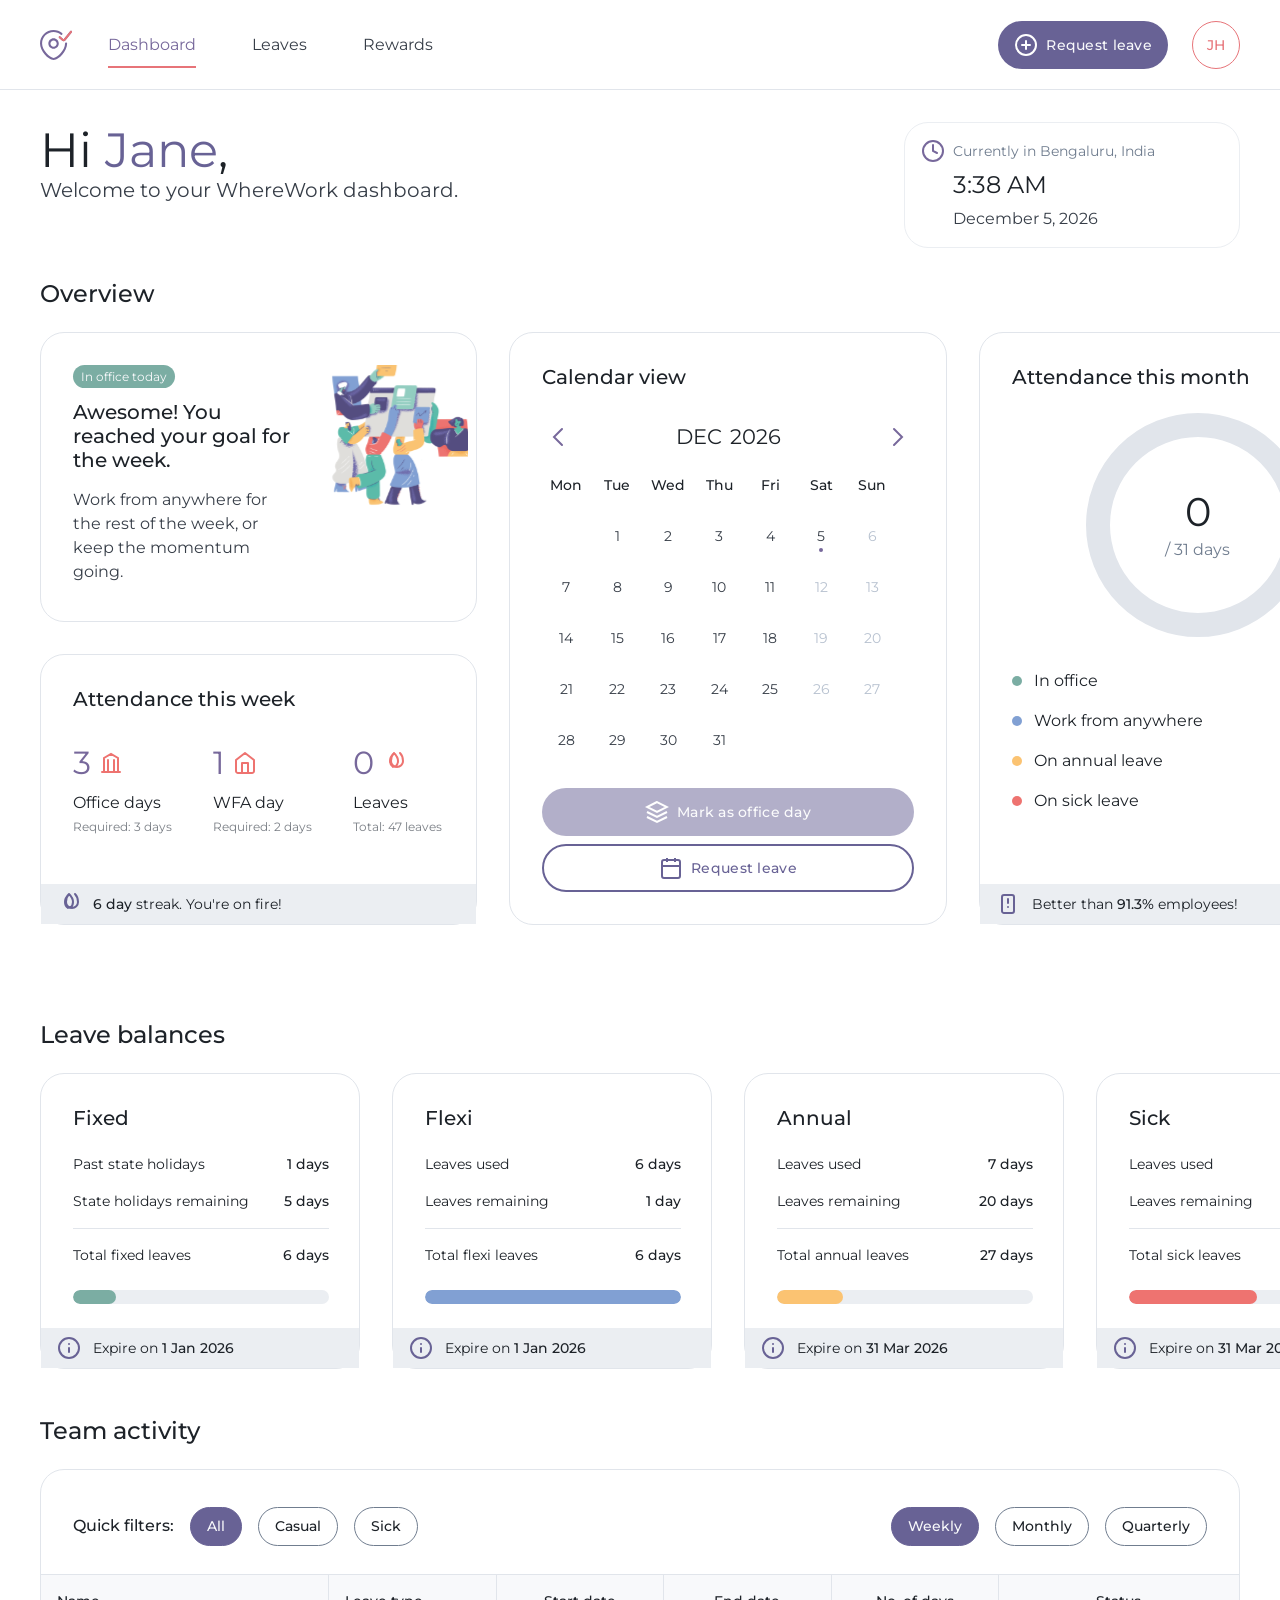
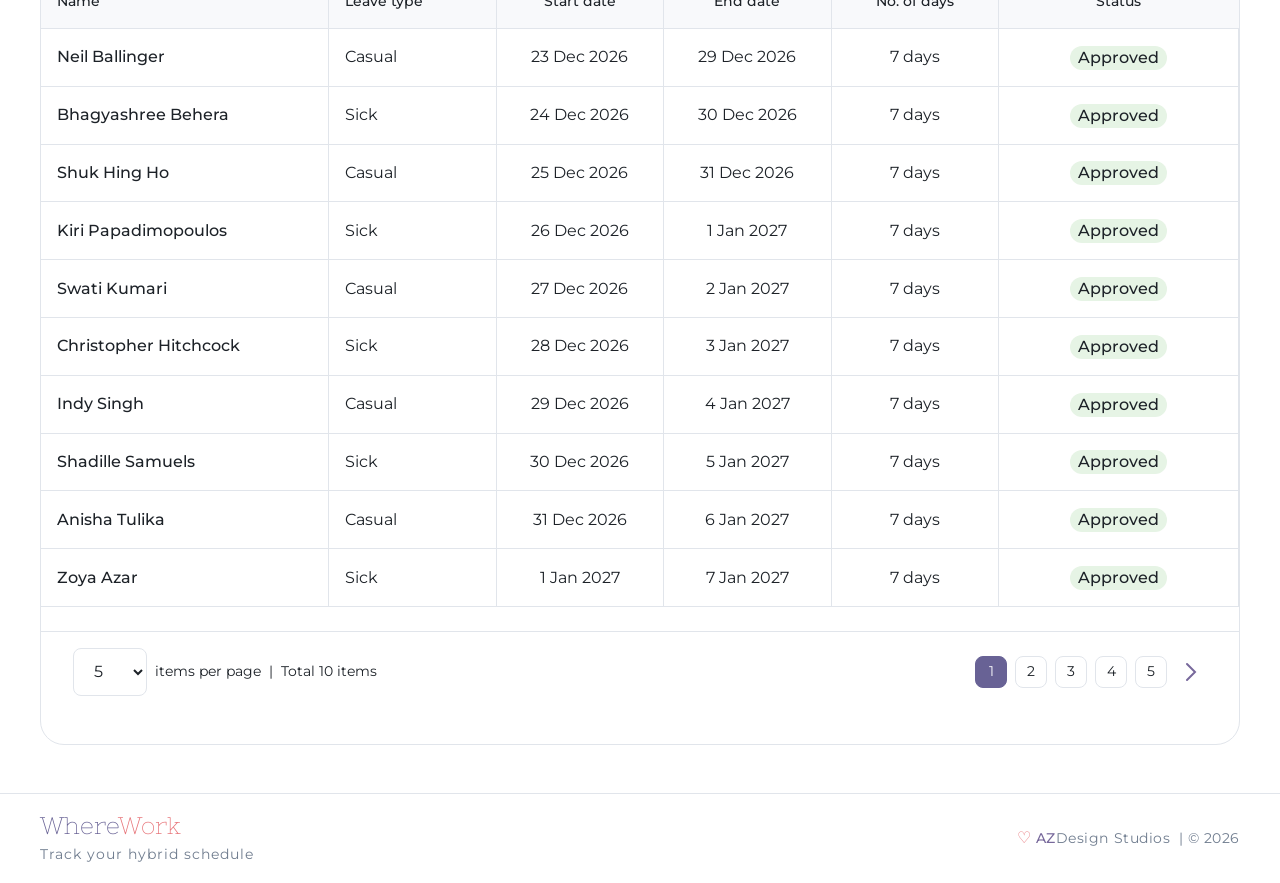
<file: index.html>
<!DOCTYPE html>
<html lang="en">
<head>
  <meta charset="UTF-8">
  <meta name="viewport" content="width=device-width, initial-scale=1.0">
  <title>WhereWork - Redirecting...</title>
  <meta http-equiv="refresh" content="0; url=dashboard.html">
  <script>
    window.location.href = 'dashboard.html';
  </script>
</head>
<body>
  <p>Redirecting to <a href="dashboard.html">Dashboard</a>...</p>
</body>
</html>
</file>
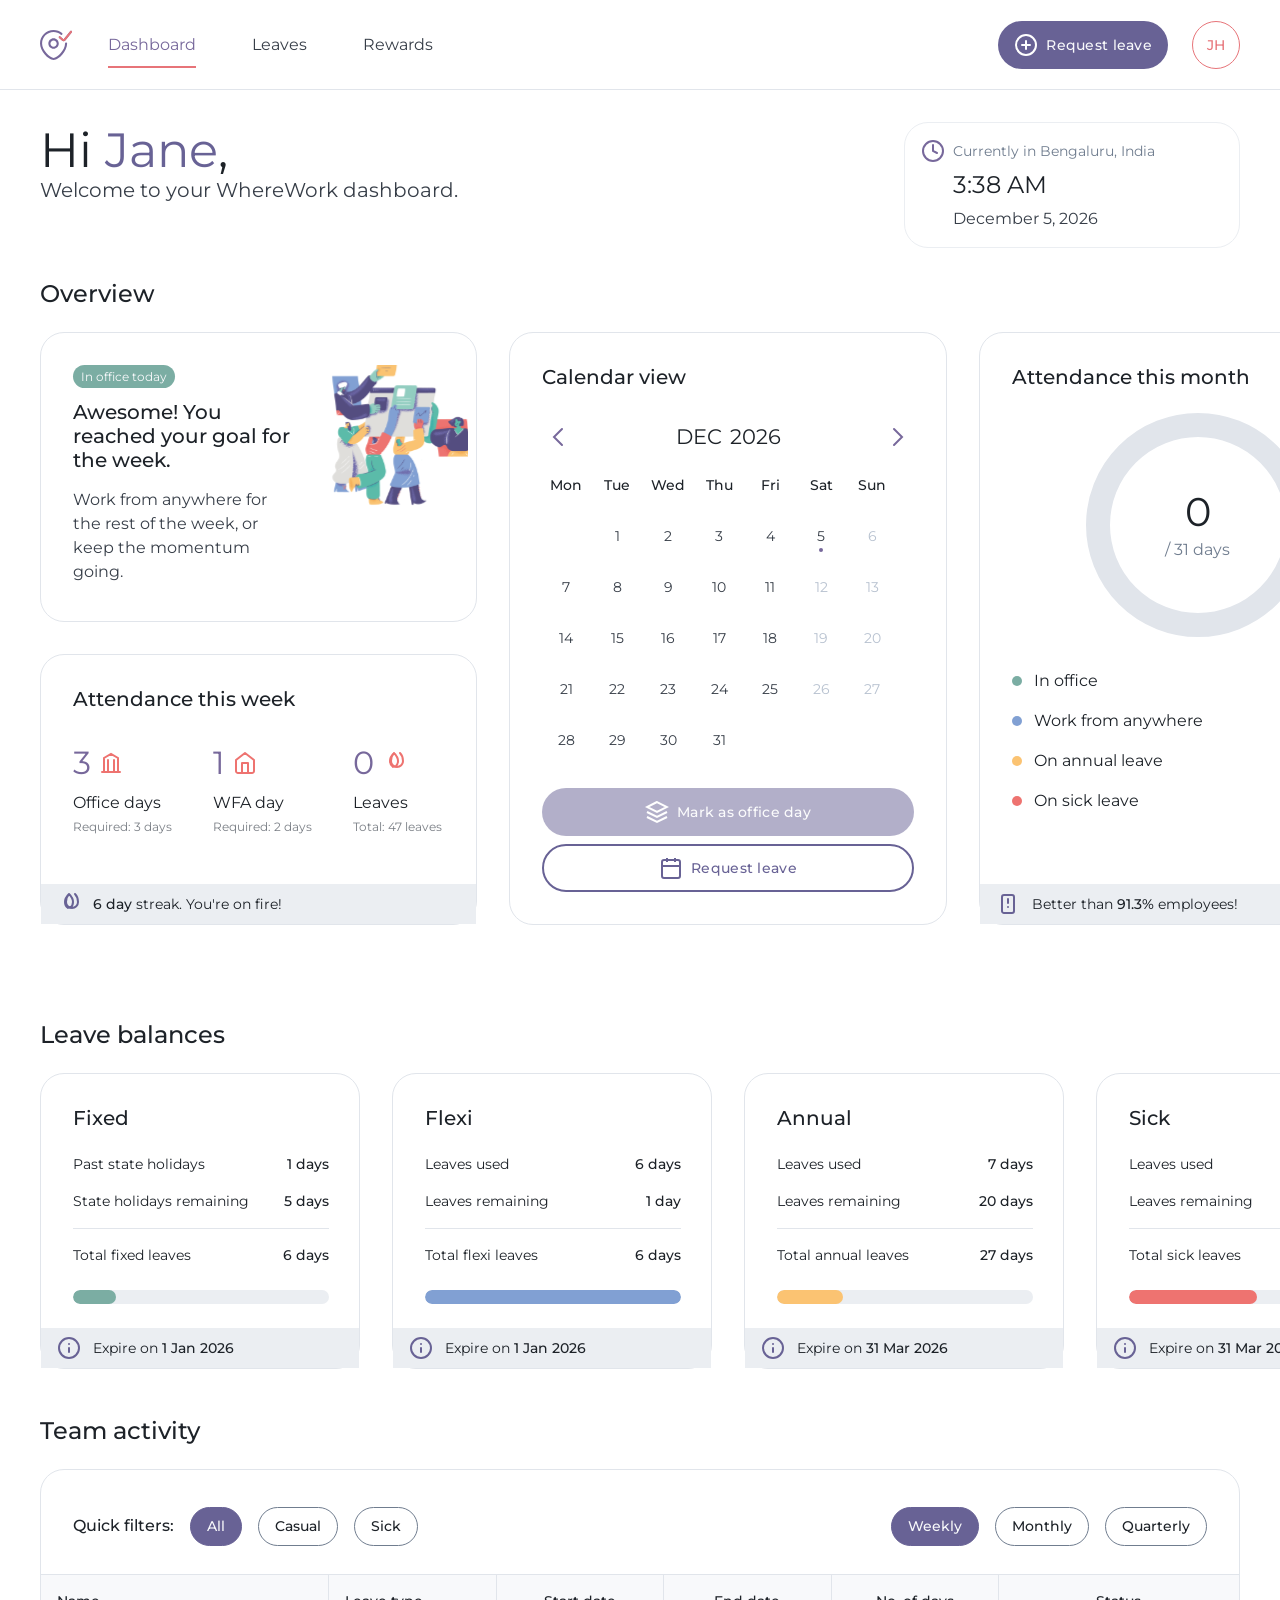
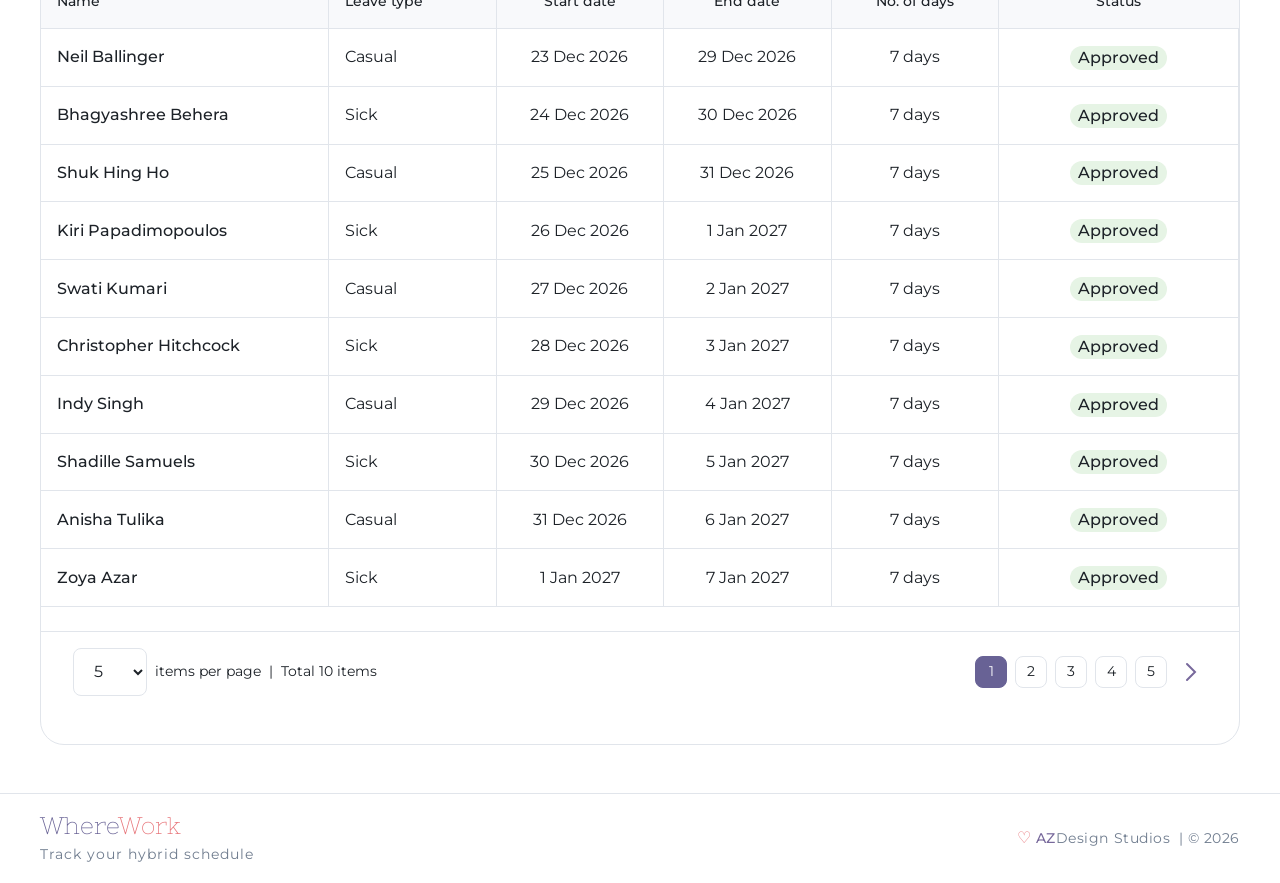
<file: dashboard.html>
<!DOCTYPE html>
<html lang="en">
<head>
  <meta charset="UTF-8">
  <meta name="viewport" content="width=device-width, initial-scale=1.0">
  <title>WhereWork - Dashboard</title>
  <link rel="preconnect" href="https://fonts.googleapis.com">
  <link rel="preconnect" href="https://fonts.gstatic.com" crossorigin>
  <link href="https://fonts.googleapis.com/css2?family=Montserrat:wght@400;500;600&family=Nixie+One&display=swap" rel="stylesheet">
  <link rel="stylesheet" href="css/reset.css">
  <link rel="stylesheet" href="css/variables.css">
  <link rel="stylesheet" href="css/components.css">
  <link rel="stylesheet" href="css/dashboard.css">
</head>
<body>
  <!-- Dashboard Screen - Root Container -->
  <div class="dashboard-screen">
    
    <!-- Top Navigation -->
    <nav class="top-navigation">
      <div class="nav-left">
        <div class="logo">
          <img src="images/Logo.svg" alt="WhereWork Logo" width="32" height="30">
        </div>
        <div class="nav-tabs">
          <a href="dashboard.html" class="nav-tab active">
            <span>Dashboard</span>
          </a>
          <a href="leaves.html" class="nav-tab">
            <span>Leaves</span>
          </a>
          <a href="rewards.html" class="nav-tab">
            <span>Rewards</span>
          </a>
        </div>
      </div>
      <div class="nav-right">
        <button class="btn-request-leave" id="requestLeaveBtn">
          <svg width="24" height="24" viewBox="0 0 24 24" fill="none">
            <circle cx="12" cy="12" r="10" stroke="white" stroke-width="2"/>
            <path d="M12 8V16M8 12H16" stroke="white" stroke-width="2" stroke-linecap="round"/>
          </svg>
          <span>Request leave</span>
        </button>
        <div class="avatar">
          <span>JH</span>
        </div>
      </div>
    </nav>

    <!-- Main Content -->
    <main class="main-content">
      
      <!-- Page Header: Greeting Section -->
      <section class="page-header">
        <div class="page-header-content">
          <div class="page-header-left">
            <h1 class="page-title">
              Hi <span class="name-highlight">Jane</span>,
            </h1>
            <p class="page-subtitle">
              Welcome to your WhereWork dashboard.
            </p>
          </div>
          <div class="page-header-right">
            <!-- Time / Location Card -->
            <div class="time-location-card">
              <div class="time-location-header">
                <svg width="24" height="24" viewBox="0 0 24 24" fill="none">
                  <circle cx="12" cy="12" r="10" stroke="#77689B" stroke-width="2"/>
                  <path d="M12 6V12L16 14" stroke="#77689B" stroke-width="2" stroke-linecap="round"/>
                </svg>
                <span>Currently in Bengaluru, India</span>
              </div>
              <div class="time-location-body">
                <div class="time">10:00 AM</div>
                <div class="date">5 January 2026</div>
              </div>
            </div>
          </div>
        </div>
      </section>

      <!-- Overview Section -->
      <section class="overview-section">
        <h2 class="section-title">Overview</h2>
        <div class="overview-container">
          
          <!-- Left Column: Two stacked cards -->
          <div class="overview-left-column">
            
            <!-- Top Card: "In office today" -->
            <div class="card status-card">
              <div class="status-card-content">
                <div class="status-badge">
                  <span>In office today</span>
                </div>
                <div class="status-text-content">
                  <h3 class="status-title">
                    Awesome! You reached your goal for the week.
                  </h3>
                  <p class="status-text">
                    Work from anywhere for the rest of the week, or keep the momentum going.
                  </p>
                </div>
              </div>
              <div class="status-illustration">
  <img src="images/Graphics.svg" alt="Illustration" width="186" height="184">
</div>
            </div>

            <!-- Bottom Card: "Attendance this week" -->
            <div class="card attendance-week-card">
              <div class="attendance-week-card-content">
                <h3 class="card-title">Attendance this week</h3>
                <div class="attendance-week-stats">
                  <div class="attendance-week-stat-item">
                    <div class="attendance-week-stat-header">
                      <span class="attendance-week-stat-value">3</span>
                      <svg width="24" height="24" viewBox="0 0 24 24" fill="none">
                        <path d="M3 21H21M5 21V7L12 3L19 7V21M9 9V21M15 9V21" stroke="#EE7370" stroke-width="2" stroke-linecap="round"/>
                      </svg>
                    </div>
                    <div class="attendance-week-stat-details">
                      <p class="attendance-week-stat-label">Office days</p>
                      <p class="attendance-week-stat-sublabel">Required: 3 days</p>
                    </div>
                  </div>
                  <div class="attendance-week-stat-item">
                    <div class="attendance-week-stat-header">
                      <span class="attendance-week-stat-value">1</span>
                      <svg width="24" height="24" viewBox="0 0 24 24" fill="none">
                        <path d="M3 9L12 2L21 9V20C21 20.5304 20.7893 21.0391 20.4142 21.4142C20.0391 21.7893 19.5304 22 19 22H5C4.46957 22 3.96086 21.7893 3.58579 21.4142C3.21071 21.0391 3 20.5304 3 20V9Z" stroke="#EE7370" stroke-width="2" stroke-linecap="round" stroke-linejoin="round"/>
                        <path d="M9 22V12H15V22" stroke="#EE7370" stroke-width="2" stroke-linecap="round" stroke-linejoin="round"/>
                      </svg>
                    </div>
                    <div class="attendance-week-stat-details">
                      <p class="attendance-week-stat-label">WFA day</p>
                      <p class="attendance-week-stat-sublabel">Required: 2 days</p>
                    </div>
                  </div>
                  <div class="attendance-week-stat-item">
                    <div class="attendance-week-stat-header">
                      <span class="attendance-week-stat-value">0</span>
                      <svg width="24" height="24" viewBox="0 0 24 24" fill="none">
                        <path d="M12 2C12 2 16 6 16 10C16 14 13 16 13 16M12 2C12 2 8 6 8 10C8 14 11 16 11 16M12 2C10 4 9 7 9 10C9 13.314 11.686 16 15 16C18.314 16 21 13.314 21 10C21 7 20 4 18 2" stroke="#EE7370" stroke-width="2" stroke-linecap="round"/>
                      </svg>
                    </div>
                    <div class="attendance-week-stat-details">
                      <p class="attendance-week-stat-label">Leaves</p>
                      <p class="attendance-week-stat-sublabel">Total: 47 leaves</p>
                    </div>
                  </div>
                </div>
              </div>
              <div class="attendance-week-footer">
                <svg width="24" height="24" viewBox="0 0 24 24" fill="none">
                  <path d="M12 2C12 2 16 6 16 10C16 14 13 16 13 16M12 2C12 2 8 6 8 10C8 14 11 16 11 16M12 2C10 4 9 7 9 10C9 13.314 11.686 16 15 16C18.314 16 21 13.314 21 10C21 7 20 4 18 2" stroke="#686295" stroke-width="2" stroke-linecap="round"/>
                </svg>
                <span>
                  <strong>6 day</strong> streak. You're on fire!
                </span>
              </div>
            </div>
          </div>

          <!-- Middle Card: Calendar View -->
          <div class="card calendar-card">
            <h3 class="card-title">Calendar view</h3>
            <div class="calendar-container">
              <div class="calendar-wrapper">
                <div class="calendar">
                  <div class="calendar-header-nav">
                    <button class="calendar-nav-btn prev">
                      <svg width="32" height="32" viewBox="0 0 32 32" fill="none">
                        <path d="M20 24L12 16L20 8" stroke="#77689B" stroke-width="2" stroke-linecap="round"/>
                      </svg>
                    </button>
                    <div class="calendar-month-year">
                      <span class="calendar-month-text">JAN</span>
                      <span class="calendar-year-text">2026</span>
                    </div>
                    <button class="calendar-nav-btn next">
                      <svg width="32" height="32" viewBox="0 0 32 32" fill="none">
                        <path d="M12 24L20 16L12 8" stroke="#77689B" stroke-width="2" stroke-linecap="round"/>
                      </svg>
                    </button>
                  </div>
                  <div class="calendar-grid-container">
                    <div class="calendar-weekdays">
                      <div class="calendar-day-header"><span>Mon</span></div>
                      <div class="calendar-day-header"><span>Tue</span></div>
                      <div class="calendar-day-header"><span>Wed</span></div>
                      <div class="calendar-day-header"><span>Thu</span></div>
                      <div class="calendar-day-header"><span>Fri</span></div>
                      <div class="calendar-day-header"><span>Sat</span></div>
                      <div class="calendar-day-header"><span>Sun</span></div>
                    </div>
                    <div class="calendar-days-grid">
                      <div class="calendar-day-empty"></div>
                      <div class="calendar-day-empty"></div>
                      <div class="calendar-day-empty"></div>
                      <div class="calendar-day marked">
                        <span>1</span>
                        <div class="calendar-day-circle"></div>
                      </div>
                      <div class="calendar-day marked">
                        <span>2</span>
                        <div class="calendar-day-circle"></div>
                      </div>
                      <div class="calendar-day disabled">
                        <span>3</span>
                      </div>
                      <div class="calendar-day disabled">
                        <span>4</span>
                      </div>
                      <div class="calendar-day today">
                        <span>5</span>
                        <div class="calendar-day-dot"></div>
                      </div>
                      <div class="calendar-day">
                        <span>6</span>
                      </div>
                      <div class="calendar-day">
                        <span>7</span>
                      </div>
                      <div class="calendar-day">
                        <span>8</span>
                      </div>
                      <div class="calendar-day">
                        <span>9</span>
                      </div>
                      <div class="calendar-day disabled">
                        <span>10</span>
                      </div>
                      <div class="calendar-day disabled">
                        <span>11</span>
                      </div>
                      <div class="calendar-day">
                        <span>12</span>
                      </div>
                      <div class="calendar-day">
                        <span>13</span>
                      </div>
                      <div class="calendar-day">
                        <span>14</span>
                      </div>
                      <div class="calendar-day">
                        <span>15</span>
                      </div>
                      <div class="calendar-day">
                        <span>16</span>
                      </div>
                      <div class="calendar-day">
                        <span>17</span>
                      </div>
                      <div class="calendar-day disabled">
                        <span>18</span>
                      </div>
                      <div class="calendar-day disabled">
                        <span>19</span>
                      </div>
                      <div class="calendar-day">
                        <span>20</span>
                      </div>
                      <div class="calendar-day">
                        <span>21</span>
                      </div>
                      <div class="calendar-day">
                        <span>22</span>
                      </div>
                      <div class="calendar-day">
                        <span>23</span>
                      </div>
                      <div class="calendar-day disabled">
                        <span>24</span>
                      </div>
                      <div class="calendar-day disabled">
                        <span>25</span>
                      </div>
                      <div class="calendar-day">
                        <span>26</span>
                      </div>
                      <div class="calendar-day">
                        <span>27</span>
                      </div>
                      <div class="calendar-day">
                        <span>28</span>
                      </div>
                      <div class="calendar-day">
                        <span>29</span>
                      </div>
                      <div class="calendar-day">
                        <span>30</span>
                      </div>
                      <div class="calendar-day disabled">
                        <span>31</span>
                      </div>
                      <div class="calendar-day-empty"></div>
                    </div>
                  </div>
                </div>
                <div class="calendar-actions">
                  <button class="btn-mark-office">
                    <svg width="24" height="24" viewBox="0 0 24 24" fill="none">
                      <path d="M12 2L2 7L12 12L22 7L12 2Z" stroke="white" stroke-width="2"/>
                      <path d="M2 17L12 22L22 17" stroke="white" stroke-width="2"/>
                      <path d="M2 12L12 17L22 12" stroke="white" stroke-width="2"/>
                    </svg>
                    <span>Mark as office day</span>
                  </button>
                  <button class="btn-request-leave-calendar">
                    <svg width="24" height="24" viewBox="0 0 24 24" fill="none">
                      <rect x="3" y="4" width="18" height="18" rx="2" stroke="#686295" stroke-width="2"/>
                      <path d="M16 2V6M8 2V6M3 10H21" stroke="#686295" stroke-width="2"/>
                    </svg>
                    <span>Request leave</span>
                  </button>
                </div>
              </div>
            </div>
          </div>

          <!-- Right Card: Attendance This Month -->
          <div class="card attendance-month-card">
            <div class="attendance-month-header">
              <h3 class="card-title">Attendance this month</h3>
            </div>
            <div class="attendance-month-content">
              <div class="donut-chart-container">
                <svg class="donut-chart" width="224" height="224" viewBox="0 0 224 224" id="attendanceDonutChart">
                  <!-- Background circle -->
                  <circle cx="112" cy="112" r="100" fill="none" stroke="#E1E5EB" stroke-width="24"/>
                  <!-- Segments will be rendered dynamically -->
                </svg>
                <div class="donut-chart-center">
                  <span class="donut-value" id="donutTotalValue">0</span>
                  <span class="donut-label" id="donutTotalLabel">/0 days</span>
                </div>
              </div>
              <div class="donut-legend" id="donutLegend">
                <!-- Legend items will be rendered dynamically -->
              </div>
            </div>
            <div class="attendance-tip">
              <svg width="24" height="24" viewBox="0 0 24 24" fill="none">
                <path d="M8 21H16M8 21C6.89543 21 6 20.1046 6 19V5C6 3.89543 6.89543 3 8 3H16C17.1046 3 18 3.89543 18 5V19C18 20.1046 17.1046 21 16 21M8 21C6.89543 21 6 20.1046 6 19M16 21C17.1046 21 18 20.1046 18 19M12 7V11M12 15V15.01" stroke="#686295" stroke-width="2" stroke-linecap="round"/>
              </svg>
              <span>
                Better than <strong>91.3%</strong> employees!
              </span>
            </div>
          </div>
        </div>
      </section>

      <!-- Leave Balances Section -->
      <section class="leave-balances-section">
        <h2 class="section-title">Leave balances</h2>
        <div class="leave-balances-grid">
          
          <!-- Fixed Leave Card -->
          <div class="leave-balance-card">
            <div class="leave-balance-content">
              <h3 class="leave-type">Fixed</h3>
              <div class="leave-stats">
                <div class="leave-stat-row">
                  <span class="leave-stat-label">Past state holidays</span>
                  <span class="leave-stat-value">1 days</span>
                </div>
                <div class="leave-stat-row">
                  <span class="leave-stat-label">State holidays remaining</span>
                  <span class="leave-stat-value">5 days</span>
                </div>
                <div class="leave-divider"></div>
                <div class="leave-stat-row">
                  <span class="leave-stat-label">Total fixed leaves</span>
                  <span class="leave-stat-value">6 days</span>
                </div>
              </div>
              <div class="leave-progress">
                <div class="progress-bar" style="width: 16.67%; background: #7BADA3;"></div>
              </div>
            </div>
            <div class="leave-info-footer">
              <svg width="24" height="24" viewBox="0 0 24 24" fill="none">
                <circle cx="12" cy="12" r="10" stroke="#686295" stroke-width="2"/>
                <path d="M12 16V12M12 8H12.01" stroke="#686295" stroke-width="2" stroke-linecap="round"/>
              </svg>
              <span>Expire on <strong>1 Jan 2026</strong></span>
            </div>
          </div>

          <!-- Flexi Leave Card -->
          <div class="leave-balance-card">
            <div class="leave-balance-content">
              <h3 class="leave-type">Flexi</h3>
              <div class="leave-stats">
                <div class="leave-stat-row">
                  <span class="leave-stat-label">Leaves used</span>
                  <span class="leave-stat-value">6 days</span>
                </div>
                <div class="leave-stat-row">
                  <span class="leave-stat-label">Leaves remaining</span>
                  <span class="leave-stat-value">1 day</span>
                </div>
                <div class="leave-divider"></div>
                <div class="leave-stat-row">
                  <span class="leave-stat-label">Total flexi leaves</span>
                  <span class="leave-stat-value">6 days</span>
                </div>
              </div>
              <div class="leave-progress">
                <div class="progress-bar" style="width: 100%; background: #81A0D3;"></div>
              </div>
            </div>
            <div class="leave-info-footer">
              <svg width="24" height="24" viewBox="0 0 24 24" fill="none">
                <circle cx="12" cy="12" r="10" stroke="#686295" stroke-width="2"/>
                <path d="M12 16V12M12 8H12.01" stroke="#686295" stroke-width="2" stroke-linecap="round"/>
              </svg>
              <span>Expire on <strong>1 Jan 2026</strong></span>
            </div>
          </div>

          <!-- Annual Leave Card -->
          <div class="leave-balance-card">
            <div class="leave-balance-content">
              <h3 class="leave-type">Annual</h3>
              <div class="leave-stats">
                <div class="leave-stat-row">
                  <span class="leave-stat-label">Leaves used</span>
                  <span class="leave-stat-value">7 days</span>
                </div>
                <div class="leave-stat-row">
                  <span class="leave-stat-label">Leaves remaining</span>
                  <span class="leave-stat-value">20 days</span>
                </div>
                <div class="leave-divider"></div>
                <div class="leave-stat-row">
                  <span class="leave-stat-label">Total annual leaves</span>
                  <span class="leave-stat-value">27 days</span>
                </div>
              </div>
              <div class="leave-progress">
                <div class="progress-bar" style="width: 25.93%; background: #FBC372;"></div>
              </div>
            </div>
            <div class="leave-info-footer">
              <svg width="24" height="24" viewBox="0 0 24 24" fill="none">
                <circle cx="12" cy="12" r="10" stroke="#686295" stroke-width="2"/>
                <path d="M12 16V12M12 8H12.01" stroke="#686295" stroke-width="2" stroke-linecap="round"/>
              </svg>
              <span>Expire on <strong>31 Mar 2026</strong></span>
            </div>
          </div>

          <!-- Sick Leave Card -->
          <div class="leave-balance-card">
            <div class="leave-balance-content">
              <h3 class="leave-type">Sick</h3>
              <div class="leave-stats">
                <div class="leave-stat-row">
                  <span class="leave-stat-label">Leaves used</span>
                  <span class="leave-stat-value">7 days</span>
                </div>
                <div class="leave-stat-row">
                  <span class="leave-stat-label">Leaves remaining</span>
                  <span class="leave-stat-value">4 days</span>
                </div>
                <div class="leave-divider"></div>
                <div class="leave-stat-row">
                  <span class="leave-stat-label">Total sick leaves</span>
                  <span class="leave-stat-value">14 days</span>
                </div>
              </div>
              <div class="leave-progress">
                <div class="progress-bar" style="width: 50%; background: #EE7370;"></div>
              </div>
            </div>
            <div class="leave-info-footer">
              <svg width="24" height="24" viewBox="0 0 24 24" fill="none">
                <circle cx="12" cy="12" r="10" stroke="#686295" stroke-width="2"/>
                <path d="M12 16V12M12 8H12.01" stroke="#686295" stroke-width="2" stroke-linecap="round"/>
              </svg>
              <span>Expire on <strong>31 Mar 2026</strong></span>
            </div>
          </div>
        </div>
      </section>

      <!-- Team Activity Section -->
      <section class="team-activity-section">
        <h2 class="section-title">Team activity</h2>
        <div class="team-activity-container">
          <div class="table-container">
            
            <!-- Filters -->
            <div class="table-filters">
              <div class="filters-left">
                <span class="filter-label">Quick filters:</span>
                <div class="filter-group">
                  <button class="filter-tag active">All</button>
                  <button class="filter-tag">Casual</button>
                  <button class="filter-tag">Sick</button>
                </div>
              </div>
              <div class="filters-right">
                <button class="filter-tag active">Weekly</button>
                <button class="filter-tag">Monthly</button>
                <button class="filter-tag">Quarterly</button>
              </div>
            </div>

            <!-- Table -->
            <!-- Table -->
<div class="table-wrapper">
  <table class="team-activity-table">
    <colgroup>
      <col style="width:24%">
      <col style="width:14%">
      <col style="width:14%">
      <col style="width:14%">
      <col style="width:14%">
      <col style="width:20%">
    </colgroup>

    <thead>
      <tr>
        <th class="table-col-name">Name</th>
        <th class="table-col-leave-type">Leave type</th>
        <th class="table-col-start-date">Start date</th>
        <th class="table-col-end-date">End date</th>
        <th class="table-col-days">No. of days</th>
        <th class="table-col-status">Status</th>
      </tr>
    </thead>

    <tbody id="teamActivityTableBody">
      <!-- Rows populated by JavaScript -->
    </tbody>
  </table>
</div>


            <!-- Table Footer / Pagination -->
            <div class="table-footer">
              <div class="pagination-left">
                <select class="form-select">
                  <option>5</option>
                  <option>10</option>
                  <option>20</option>
                </select>
                <span>items per page</span>
                <span>|</span>
                <span>Total 22 items</span>
              </div>
              <div class="pagination-container">
                <button class="pagination-chevron prev" disabled style="opacity: 0;">
                  <svg width="32" height="32" viewBox="0 0 32 32" fill="none">
                    <path d="M20 24L12 16L20 8" stroke="#77689B" stroke-width="2" stroke-linecap="round"/>
                  </svg>
                </button>
                <button class="pagination-btn active">1</button>
                <button class="pagination-btn">2</button>
                <button class="pagination-btn">3</button>
                <button class="pagination-btn">4</button>
                <button class="pagination-btn">5</button>
                <button class="pagination-chevron next">
                  <svg width="32" height="32" viewBox="0 0 32 32" fill="none">
                    <path d="M12 24L20 16L12 8" stroke="#77689B" stroke-width="2" stroke-linecap="round"/>
                  </svg>
                </button>
              </div>
            </div>
          </div>
        </div>
      </section>
    </main>

    <!-- Footer -->
    <footer class="footer">
      <div class="footer-left">
        <div class="footer-logo">
          <p class="footer-logo-main">
            <span class="logo-text-main-where">Where</span><span class="logo-text-main-work">Work</span>
          </p>
          <p class="footer-logo-sub">
            Track your hybrid schedule
          </p>
        </div>
      </div>
      <div class="footer-right">
        <div class="studio-logo">
          <span class="studio-logo-heart">♡</span>
          <span class="studio-logo-text">
            <span class="studio-logo-text-az">AZ</span>Design Studios
          </span>
        </div>
        <span>|  ©️ 2026</span>
      </div>
    </footer>
  </div>

  <!-- Request Leave Modal -->
  <div class="modal-overlay" id="leaveRequestModal" role="dialog" aria-labelledby="modal-title" aria-modal="true">
    <div class="modal-content" data-node-id="242:7118">
      <div class="modal-header" data-node-id="242:7119">
        <h2 class="modal-title" id="modal-title" data-node-id="242:7120">Request Leave</h2>
        <button class="modal-close-btn" id="modalCloseBtn" aria-label="Close modal" data-node-id="242:7121">
          <svg width="24" height="24" viewBox="0 0 24 24" fill="none">
            <path d="M18 6L6 18M6 6L18 18" stroke="currentColor" stroke-width="2" stroke-linecap="round"/>
          </svg>
        </button>
      </div>
      <form class="modal-form" id="leaveRequestForm" data-node-id="242:7122">
        <div class="modal-form-field" data-node-id="242:7123">
          <label class="modal-form-label" for="modalLeaveType" data-node-id="I242:7123;2010:36776">Leave type</label>
          <div class="modal-form-select-wrapper">
            <select class="modal-form-select" id="modalLeaveType" name="leaveType" required>
              <option value="">Select leave type</option>
              <option value="casual" selected>Casual leave</option>
              <option value="annual">Annual leave</option>
              <option value="sick">Sick leave</option>
              <option value="flexi">Flexi leave</option>
            </select>
            <div class="modal-form-select-icon">
              <svg width="20" height="20" viewBox="0 0 20 20" fill="none">
                <path d="M5 7.5L10 12.5L15 7.5" stroke="currentColor" stroke-width="1.5" stroke-linecap="round" stroke-linejoin="round"/>
              </svg>
            </div>
          </div>
        </div>
        <div class="modal-form-field modal-form-date-group" data-node-id="242:7124">
          <div class="modal-form-date-field" data-node-id="242:7125">
            <label class="modal-form-label" for="modalStartDate" data-node-id="I242:7125;2010:36776">Start date</label>
            <div class="modal-form-date-wrapper">
              <input type="text" class="modal-form-date-input" id="modalStartDate" name="startDate" placeholder="DD/MM/YY" required>
              <div class="modal-form-date-icon">
                <svg width="20" height="20" viewBox="0 0 20 20" fill="none">
                  <rect x="3" y="4" width="14" height="14" rx="2" stroke="currentColor" stroke-width="1.5"/>
                  <path d="M3 8H17M7 2V6M13 2V6" stroke="currentColor" stroke-width="1.5" stroke-linecap="round"/>
                </svg>
              </div>
            </div>
          </div>
          <div class="modal-form-date-field" data-node-id="242:7126">
            <label class="modal-form-label" for="modalEndDate" data-node-id="I242:7126;2010:36776">End date</label>
            <div class="modal-form-date-wrapper">
              <input type="text" class="modal-form-date-input" id="modalEndDate" name="endDate" placeholder="DD/MM/YY" required>
              <div class="modal-form-date-icon">
                <svg width="20" height="20" viewBox="0 0 20 20" fill="none">
                  <rect x="3" y="4" width="14" height="14" rx="2" stroke="currentColor" stroke-width="1.5"/>
                  <path d="M3 8H17M7 2V6M13 2V6" stroke="currentColor" stroke-width="1.5" stroke-linecap="round"/>
                </svg>
              </div>
            </div>
          </div>
        </div>
        <div class="modal-form-field" data-node-id="242:7127">
          <label class="modal-form-label" for="modalReason" data-node-id="I242:7127;4094:22083">Reason</label>
          <div class="modal-form-textarea-wrapper">
            <textarea class="modal-form-textarea" id="modalReason" name="reason" placeholder="Reason for leave" rows="4" required></textarea>
            <div class="modal-form-resize-handle">
              <svg width="7" height="7" viewBox="0 0 7 7" fill="none">
                <path d="M6 1L1 6M6 6L1 1" stroke="currentColor" stroke-width="1" stroke-linecap="round"/>
              </svg>
            </div>
          </div>
        </div>
        <div class="modal-form-buttons" data-node-id="242:7128">
          <button type="button" class="modal-btn-cancel" id="modalCancelBtn" data-node-id="242:7129">Cancel</button>
          <button type="submit" class="modal-btn-submit" id="modalSubmitBtn" data-node-id="242:7130">Request leave</button>
        </div>
      </form>
    </div>
  </div>

  <script src="js/state.js"></script>
  <script src="js/modal.js"></script>
  <script src="js/calendar.js"></script>
  <script src="js/main.js"></script>
</body>
</html>
</file>
<file: css/variables.css>
/* CSS Variables from Figma Design Tokens - EXACT VALUES ONLY */

:root {
  /* ============================================
     COLORS - Exact from Figma Variables
     ============================================ */
  
  /* Backgrounds */
  --color-background-white: #FFFFFF;
  --color-surface-subtle: #F8F9FB;
  --color-surface-disabled: #EBEEF2;
  --color-surface-default: #686295;
  
  /* Borders */
  --color-border-default: #E1E5EB;
  --color-border-disabled: #EBEEF2;
  --color-border-darker: #707D8F;
  --color-border-input: #6B6B6B;
  
  /* Text Colors */
  --color-text-title: #1D2228;
  --color-text-body: #373E48;
  --color-text-subtitle: #707D8F;
  --color-text-disabled: #B8C2D0;
  --color-text-negative: #F8F9FB;
  --color-text-label: #2A2A2A;
  
  /* Brand Colors */
  --color-primary: #686295;
  --color-primary-light: #77689B;
  --color-accent: #E77479;
  
  /* Status Colors */
  --color-status-badge: #7BADA3;
  --color-success: #10B981;
  --color-success-bg: #E6F4E5;
  --color-success-text: #036C01;
  --color-warning: #F59E0B;
  --color-error: #EF4444;
  --color-info: #3B82F6;
  
  /* Chart Colors - Exact from Figma */
  --color-chart-green: #7BADA3;
  --color-chart-blue: #81A0D3;
  --color-chart-orange: #FBC372;
  --color-chart-red: #EE7370;
  
  /* ============================================
     TYPOGRAPHY - Exact from Figma Text Styles
     ============================================ */
  
  /* Font Families */
  --font-family: 'Montserrat', sans-serif;
  --font-family-nixie: 'Nixie One', sans-serif;
  
  /* H1/Regular - 48px / 56px / 400 */
  --font-size-h1: 48px;
  --font-line-height-h1: 56px;
  --font-weight-h1: 400;
  
  /* H2/Regular - 40px / 48px / 400 */
  --font-size-h2: 40px;
  --font-line-height-h2: 48px;
  --font-weight-h2: 400;
  
  /* H3/Regular - 32px / 40px / 400 */
  --font-size-h3: 32px;
  --font-line-height-h3: 40px;
  --font-weight-h3: 400;
  
  /* H4/Regular - 24px / 28px / 400 */
  --font-size-h4: 24px;
  --font-line-height-h4: 28px;
  --font-weight-h4: 400;
  
  /* H4/Medium - 24px / 28px / 500 */
  --font-weight-h4-medium: 500;
  
  /* Headline/Regular - 20px / 24px / 400 */
  --font-size-headline: 20px;
  --font-line-height-headline: 24px;
  --font-weight-headline: 400;
  
  /* Headline/Medium - 20px / 24px / 500 */
  --font-weight-headline-medium: 500;
  
  /* Body/Regular - 16px / 24px / 400 */
  --font-size-body: 16px;
  --font-line-height-body: 24px;
  --font-weight-body: 400;
  
  /* Body/Medium - 16px / 24px / 500 */
  --font-weight-body-medium: 500;
  
  /* Subtitle/Regular - 14px / 21px / 400 */
  --font-size-subtitle: 14px;
  --font-line-height-subtitle: 21px;
  --font-weight-subtitle: 400;
  
  /* Subtitle/Medium - 14px / 21px / 500 */
  --font-weight-subtitle-medium: 500;
  
  /* Small - 12px / 12px / 400 */
  --font-size-small: 12px;
  --font-line-height-small: 12px;
  --font-weight-small: 400;
  
  /* Letter Spacing */
  --letter-spacing-subtitle: 0.28px;
  --letter-spacing-small: 0.56px;
  --letter-spacing-tiny: 0.64px;
  --letter-spacing-logo: 0.9931px;
  
  /* ============================================
     SPACING - Exact from Figma Auto-Layout
     ============================================ */
  
  --spacing-4: 4px;
  --spacing-6: 6px;
  --spacing-8: 8px;
  --spacing-10: 10px;
  --spacing-12: 12px;
  --spacing-16: 16px;
  --spacing-20: 20px;
  --spacing-24: 24px;
  --spacing-32: 32px;
  --spacing-40: 40px;
  --spacing-48: 48px;
  
  /* ============================================
     BORDER RADIUS - Exact from Figma
     ============================================ */
  
  --radius-4: 4px;
  --radius-6: 6px;
  --radius-8: 8px;
  --radius-12: 12px;
  --radius-16: 16px;
  --radius-24: 24px;
  --radius-32: 32px;
  --radius-44: 44px;
  --radius-48: 48px;
  --radius-60: 60px;
  --radius-100: 100px;
  --radius-180: 180px;
  --radius-1000: 1000px;
  
  /* ============================================
     SHADOWS & ELEVATION
     ============================================ */
  
  --shadow-sm: 0 2px 8px rgba(0, 0, 0, 0.05);
  --shadow-md: 0 4px 12px rgba(0, 0, 0, 0.1);
  --shadow-lg: 0 8px 32px rgba(0, 0, 0, 0.2);
  
  /* ============================================
     LAYOUT
     ============================================ */
  
  --container-max-width: 1440px;
  --nav-height: 90px;
  --footer-height: 90px;
  
  /* Table Grid Template - Single source of truth */
  --table-grid-columns: minmax(180px, 1fr) 160px 160px 100px 120px 100px;
}
</file>
<file: css/components.css>
/* Reusable Components - Exact from Figma */

/* Shared Table Grid Definition - Single template for header and body rows */
.table-grid {
  display: grid;
  grid-template-columns: 64px 268px 180px 1fr 1fr 1fr 1fr;
  gap: 0;
  width: 100%;
}

.table-header-row,
.table-header,
.table-row {
  display: grid;
  grid-template-columns: 64px 268px 180px 1fr 1fr 1fr 1fr;
  gap: 0;
  width: 100%;
  align-items: center;
}

.table-header-cell,
.table-cell {
  display: flex;
  align-items: center;
  padding: var(--spacing-16);
  min-width: 0;
}

/* Column-specific classes for alignment */
.table-col-checkbox {
  grid-column: 1;
  width: 64px;
  flex-shrink: 0;
  justify-content: flex-start;
}

.table-col-name {
  grid-column: 2;
  width: 268px;
  flex-shrink: 0;
}

.table-col-leave-type {
  grid-column: 3;
  width: 180px;
  flex-shrink: 0;
}

.table-col-start-date {
  grid-column: 4;
}

.table-col-end-date {
  grid-column: 5;
}

.table-col-days {
  grid-column: 6;
}

.table-col-status {
  grid-column: 5;
}

.table-col-action {
  grid-column: 6;
}

/* Top Navigation - Exact from Figma */
.top-navigation {
  background: var(--color-background-white);
  height: var(--nav-height);
  display: flex;
  align-items: center;
  justify-content: space-between;
  padding: var(--spacing-16) var(--spacing-40);
  border-bottom: 1px solid var(--color-border-default);
  width: 100%;
  box-sizing: border-box;
}

.nav-left {
  display: flex;
  align-items: center;
  gap: var(--spacing-16);
  height: 58px;
}

.logo {
  display: flex;
  align-items: center;
  width: 32px;
  height: 30px;
  position: relative;
}

.logo-text {
  display: flex;
  flex-direction: column;
  gap: var(--spacing-4);
}

.logo-text-main {
  font-family: var(--font-family-nixie);
  font-size: 26.483px;
  line-height: normal;
}

.logo-text-main-where {
  color: var(--color-accent);
}

.logo-text-main-work {
  color: var(--color-primary-light);
}

.logo-text-sub {
  font-size: 9.931px;
  line-height: normal;
  color: var(--color-text-gray-light);
  letter-spacing: var(--letter-spacing-logo);
}

.nav-tabs {
  display: flex;
  align-items: center;
  gap: var(--spacing-16);
}

.nav-tab {
  display: flex;
  flex-direction: column;
  align-items: center;
  justify-content: center;
  height: 46px;
  padding: var(--spacing-10) var(--spacing-20);
  border-radius: var(--radius-100);
  text-decoration: none;
  font-family: var(--font-family);
  font-size: var(--font-size-body);
  font-weight: var(--font-weight-body);
  line-height: var(--font-line-height-body);
  color: var(--color-text-gray);
  transition: all 0.2s;
  position: relative;
}

.nav-tab.active {
  background: var(--color-background-white);
  color: var(--color-primary-light);
  position: relative;
}

.nav-tab.active::after {
  content: '';
  position: absolute;
  bottom: 0;
  left: var(--spacing-20);
  right: var(--spacing-20);
  height: 2px;
  background: var(--color-accent);
}

.nav-right {
  display: flex;
  align-items: center;
  gap: var(--spacing-24);
}

.btn-request-leave {
  background: var(--color-primary);
  color: var(--color-text-negative);
  border: none;
  border-radius: var(--radius-60);
  padding: var(--spacing-12) var(--spacing-16);
  font-family: var(--font-family);
  font-size: var(--font-size-subtitle);
  font-weight: var(--font-weight-subtitle-medium);
  line-height: normal;
  letter-spacing: var(--letter-spacing-subtitle);
  display: flex;
  align-items: center;
  gap: var(--spacing-8);
  cursor: pointer;
  transition: all 0.2s;
}

.btn-request-leave:hover {
  opacity: 0.9;
}

.btn-request-leave svg {
  width: 24px;
  height: 24px;
  flex-shrink: 0;
}

.btn-request-leave svg {
  width: 24px;
  height: 24px;
}

.avatar {
  width: 48px;
  height: 48px;
  border-radius: var(--radius-180);
  background: var(--color-background-white);
  border: 1px solid var(--color-accent);
  display: flex;
  align-items: center;
  justify-content: center;
  padding: var(--spacing-16);
  flex-shrink: 0;
  box-sizing: border-box;
}

.avatar span {
  font-family: var(--font-family);
  font-size: var(--font-size-subtitle);
  font-weight: var(--font-weight-subtitle-medium);
  line-height: normal;
  color: var(--color-accent);
  letter-spacing: var(--letter-spacing-subtitle);
}

/* Footer */
.footer {
  background: var(--color-background-white);
  height: var(--footer-height);
  display: flex;
  align-items: center;
  justify-content: space-between;
  padding: var(--spacing-16) var(--spacing-40);
  width: 100%;
}

.footer-left {
  display: flex;
  gap: var(--spacing-12);
  align-items: center;
}

.footer-logo {
  display: flex;
  flex-direction: column;
  gap: var(--spacing-4);
  line-height: normal;
}

.footer-logo-main {
  font-size: 26.483px;
  font-weight: var(--font-weight-body-medium);
}

.footer-logo-sub {
  font-size: 9.931px;
  color: var(--color-text-gray-light);
  letter-spacing: var(--letter-spacing-logo);
}

.footer-right {
  display: flex;
  align-items: center;
  gap: var(--spacing-6);
  font-size: var(--font-size-subtitle);
  color: var(--color-text-gray-light);
  letter-spacing: var(--letter-spacing-small);
}

.studio-logo {
  display: flex;
  gap: var(--spacing-8);
  align-items: flex-start;
  justify-content: center;
}

.studio-logo-heart {
  font-size: var(--font-size-body);
  font-weight: var(--font-weight-body-medium);
  line-height: var(--font-line-height-body);
  color: var(--color-accent);
  letter-spacing: var(--letter-spacing-tiny);
}

.studio-logo-text {
  font-size: var(--font-size-subtitle);
  font-weight: var(--font-weight-body);
  line-height: var(--font-line-height-body);
  color: var(--color-text-gray-light);
  letter-spacing: var(--letter-spacing-small);
}

.studio-logo-text-az {
  font-weight: var(--font-weight-body-medium);
  color: var(--color-primary-light);
}

/* Badge */
.badge {
  display: inline-flex;
  align-items: center;
  justify-content: center;
  height: 24px;
  padding: 0 var(--spacing-8);
  border-radius: var(--radius-1000);
  font-family: var(--font-family);
  font-size: var(--font-size-small);
  font-weight: var(--font-weight-small);
  line-height: var(--font-line-height-small);
  white-space: nowrap;
}

.badge-approved {
  background: var(--color-success-bg);
  color: var(--color-success-text);
}

/* Checkbox */
.checkbox {
  width: 24px;
  height: 24px;
  border-radius: var(--radius-6);
  border: 2px solid var(--color-border-input);
  background: var(--color-background-white);
  cursor: pointer;
}

/* Form Elements */
.form-select {
  width: 80px;
  height: 48px;
  padding: 0 var(--spacing-12);
  border: 1px solid var(--color-border-input);
  border-radius: var(--radius-12);
  font-family: var(--font-family);
  font-size: var(--font-size-body);
  color: var(--color-text-label);
  background: var(--color-background-white);
  cursor: pointer;
}

/* Pagination */
.pagination {
  display: flex;
  align-items: center;
  gap: var(--spacing-16);
  height: 32px;
}

.pagination-btn {
  width: 32px;
  height: 32px;
  border-radius: var(--radius-1000);
  display: flex;
  align-items: center;
  justify-content: center;
  font-size: var(--font-size-subtitle);
  font-weight: var(--font-weight-subtitle-medium);
  cursor: pointer;
  transition: all 0.2s;
}

.pagination-btn.active {
  background: var(--color-primary);
  color: var(--color-text-negative);
}

.pagination-btn:not(.active) {
  color: var(--color-text-title);
}

.pagination-chevron {
  width: 32px;
  height: 32px;
  display: flex;
  align-items: center;
  justify-content: center;
  cursor: pointer;
}

.pagination-chevron svg {
  width: 10px;
  height: 4px;
  stroke: var(--color-primary-light);
}

/* Request Leave Modal - Frame 242:7118 */
.modal-overlay {
  display: none;
  position: fixed;
  top: 0;
  left: 0;
  right: 0;
  bottom: 0;
  background: rgba(0, 0, 0, 0.5);
  z-index: 1000;
  align-items: center;
  justify-content: center;
  backdrop-filter: blur(4px);
  overflow-y: auto;
}

.modal-overlay.active {
  display: flex;
}

.modal-content {
  background: var(--color-background-white);
  border-radius: var(--radius-24);
  padding: var(--spacing-32);
  width: auto;
  min-width: 320px;
  max-width: min(547px, 90vw);
  max-height: 90vh;
  overflow-y: auto;
  display: flex;
  flex-direction: column;
  gap: var(--spacing-24);
  position: relative;
  box-shadow: var(--shadow-lg);
  margin: var(--spacing-16);
}

.modal-header {
  display: flex;
  align-items: flex-start;
  justify-content: space-between;
  min-height: 32px;
}

.modal-title {
  font-family: var(--font-family);
  font-size: var(--font-size-h4);
  font-weight: var(--font-weight-h4-medium);
  line-height: var(--font-line-height-h4);
  color: var(--color-text-title);
}

.modal-close-btn {
  background: #f4bbba;
  border: 1px solid var(--color-border-disabled);
  border-radius: var(--radius-32);
  width: 32px;
  height: 32px;
  display: flex;
  align-items: center;
  justify-content: center;
  cursor: pointer;
  padding: var(--spacing-8);
  flex-shrink: 0;
  transition: all 0.2s;
}

.modal-close-btn:hover {
  background: #f0a8a7;
}

.modal-close-btn svg {
  width: 24px;
  height: 24px;
  stroke: #242E49;
}

.modal-form {
  display: flex;
  flex-direction: column;
  gap: var(--spacing-24);
  width: 100%;
  min-width: 0;
}

.modal-form-field {
  display: flex;
  flex-direction: column;
  gap: var(--spacing-12);
}

.modal-form-label {
  font-family: var(--font-family);
  font-size: var(--font-size-subtitle);
  font-weight: var(--font-weight-subtitle);
  line-height: var(--font-line-height-subtitle);
  color: var(--color-text-label);
}

.modal-form-date-group {
  display: flex;
  gap: var(--spacing-8);
  width: 100%;
}

.modal-form-date-field {
  flex: 1;
  min-width: 0;
  max-width: 269px;
}

.modal-form-select-wrapper,
.modal-form-date-wrapper {
  position: relative;
  width: 100%;
}

.modal-form-select,
.modal-form-date-input {
  width: 100%;
  height: 48px;
  padding: 0 var(--spacing-40) 0 var(--spacing-12);
  border: 1px solid var(--color-border-input);
  border-radius: var(--radius-12);
  background: var(--color-background-white);
  font-family: var(--font-family);
  font-size: var(--font-size-subtitle);
  font-weight: var(--font-weight-subtitle);
  line-height: var(--font-line-height-subtitle);
  color: var(--color-text-label);
  appearance: none;
  cursor: pointer;
}

.modal-form-date-input {
  cursor: text;
}

.modal-form-select:focus,
.modal-form-date-input:focus,
.modal-form-textarea:focus {
  outline: none;
  border-color: var(--color-primary);
  box-shadow: 0 0 0 2px rgba(104, 98, 149, 0.1);
}

.modal-form-select-icon,
.modal-form-date-icon {
  position: absolute;
  right: var(--spacing-12);
  top: 50%;
  transform: translateY(-50%);
  width: 20px;
  height: 20px;
  pointer-events: auto;
  cursor: pointer;
  display: flex;
  align-items: center;
  justify-content: center;
  z-index: 1;
}

.modal-form-select-icon svg,
.modal-form-date-icon svg {
  width: 100%;
  height: 100%;
  stroke: var(--color-text-label);
}

.modal-form-textarea-wrapper {
  position: relative;
  width: 100%;
  height: 148px;
}

.modal-form-textarea {
  width: 100%;
  height: 148px;
  min-height: 148px;
  padding: var(--spacing-12) var(--spacing-16);
  border: 1px solid var(--color-border-input);
  border-radius: var(--radius-12);
  background: var(--color-background-white);
  font-family: var(--font-family);
  font-size: var(--font-size-subtitle);
  font-weight: var(--font-weight-subtitle);
  line-height: var(--font-line-height-subtitle);
  color: var(--color-text-label);
  resize: none;
  overflow-y: auto;
}

.modal-form-textarea:focus {
  outline: none;
  border-color: var(--color-primary);
  box-shadow: 0 0 0 2px rgba(104, 98, 149, 0.1);
}

.modal-form-textarea::placeholder {
  color: var(--color-text-label);
}

.modal-form-resize-handle {
  position: absolute;
  bottom: var(--spacing-4);
  right: var(--spacing-4);
  width: var(--spacing-16);
  height: var(--spacing-16);
  pointer-events: none;
  display: flex;
  align-items: center;
  justify-content: center;
}

.modal-form-resize-handle svg {
  width: 7px;
  height: 7px;
  opacity: 0.5;
}

.modal-form-buttons {
  display: flex;
  flex-direction: row;
  gap: var(--spacing-12);
  align-items: center;
  justify-content: flex-end;
  margin-top: var(--spacing-8);
  flex-shrink: 0;
  white-space: nowrap;
}

.modal-btn-cancel {
  background: var(--color-background-white);
  border: 2px solid var(--color-primary);
  border-radius: var(--radius-60);
  padding: var(--spacing-12) var(--spacing-16);
  min-width: 135px;
  height: 41px;
  font-family: var(--font-family);
  font-size: var(--font-size-subtitle);
  font-weight: var(--font-weight-subtitle-medium);
  line-height: normal;
  letter-spacing: var(--letter-spacing-subtitle);
  color: var(--color-primary);
  cursor: pointer;
  transition: all 0.2s;
  display: flex;
  align-items: center;
  justify-content: center;
  white-space: nowrap;
  align-items: center;
  justify-content: center;
}

.modal-btn-cancel:hover {
  background: var(--color-surface-subtle);
}

.modal-btn-cancel:focus {
  outline: none;
  box-shadow: 0 0 0 2px rgba(104, 98, 149, 0.2);
}

.modal-btn-submit {
  background: var(--color-primary);
  border: none;
  border-radius: var(--radius-60);
  padding: var(--spacing-12) var(--spacing-16);
  min-width: 135px;
  height: 41px;
  font-family: var(--font-family);
  font-size: var(--font-size-subtitle);
  font-weight: var(--font-weight-subtitle-medium);
  line-height: normal;
  letter-spacing: var(--letter-spacing-subtitle);
  color: var(--color-text-negative);
  cursor: pointer;
  transition: all 0.2s;
  display: flex;
  align-items: center;
  justify-content: center;
  white-space: nowrap;
  align-items: center;
  justify-content: center;
}

.modal-btn-submit:hover {
  opacity: 0.9;
}

.modal-btn-submit:focus {
  outline: none;
  box-shadow: 0 0 0 2px rgba(104, 98, 149, 0.3);
}

.modal-btn-submit:disabled {
  opacity: 0.6;
  cursor: not-allowed;
}

/* Responsive Styles for Modal */
@media (max-width: 768px) {
  .modal-content {
    width: auto;
    min-width: 320px;
    max-width: 90vw;
    padding: var(--spacing-24);
    gap: var(--spacing-24);
  }

  .modal-form-date-group {
    flex-direction: column;
    gap: var(--spacing-16);
  }

  .modal-form-date-field {
    width: 100%;
    max-width: none;
  }

  .modal-form-buttons {
    flex-direction: column;
    width: 100%;
  }

  .modal-btn-cancel,
  .modal-btn-submit {
    width: 100%;
  }
}

@media (max-width: 480px) {
  .modal-content {
    width: 95vw;
    padding: var(--spacing-20);
    gap: var(--spacing-24);
  }

  .modal-title {
    font-size: var(--font-size-headline);
    line-height: var(--font-line-height-headline);
  }
}

/* Responsive Navigation */
@media (max-width: 768px) {
  .top-navigation {
    height: auto;
    min-height: var(--nav-height);
    flex-wrap: wrap;
    padding: var(--spacing-16) var(--spacing-24);
  }

  .nav-left {
    width: 100%;
    justify-content: space-between;
  }

  .nav-tabs {
    order: 3;
    width: 100%;
    justify-content: center;
    margin-top: var(--spacing-16);
  }

  .nav-right {
    gap: var(--spacing-16);
  }

  .btn-request-leave span {
    display: none;
  }

  .btn-request-leave {
    padding: var(--spacing-12);
    min-width: 48px;
  }
}

@media (max-width: 480px) {
  .top-navigation {
    padding: var(--spacing-12) var(--spacing-16);
  }

  .nav-tabs {
    gap: var(--spacing-8);
  }

  .nav-tab {
    padding: var(--spacing-8) var(--spacing-12);
    font-size: var(--font-size-subtitle);
  }
}
</file>
<file: css/dashboard.css>
/* Dashboard Screen Styles - Frame 228:2967 */

.dashboard-screen {
  min-height: 100vh;
  background: var(--color-background-white);
  display: flex;
  flex-direction: column;
}

/* Navigation styles are in components.css */

/* Main Content */
.main-content {
  flex: 1;
  padding: 0;
  width: 100%;
  max-width: 100%;
  overflow-x: hidden;
}

/* Section 2: Page Header (228:2969) - 2-column CSS Grid */
.page-header {
  padding: var(--spacing-32) var(--spacing-40);
  max-width: var(--container-max-width);
  margin: 0 auto;
}

.page-header-content {
  display: grid;
  grid-template-columns: 1fr 336px;
  gap: var(--spacing-24);
  align-items: flex-start;
}

.page-header-left {
  /* Takes remaining space */
}

.page-title {
  font-family: var(--font-family);
  font-size: var(--font-size-h1);
  font-weight: var(--font-weight-h1);
  line-height: var(--font-line-height-h1);
  color: var(--color-text-title);
}

.page-title .name-highlight {
  color: var(--color-primary);
}

.page-subtitle {
  font-family: var(--font-family);
  font-size: var(--font-size-headline);
  font-weight: var(--font-weight-headline);
  line-height: var(--font-line-height-headline);
  color: var(--color-text-body);
}

.page-header-right {
  /* Fixed 336px width from grid */
}

.time-location-card {
  background: var(--color-background-white);
  border: 1px solid var(--color-border-disabled);
  border-radius: var(--radius-24);
  padding: var(--spacing-16);
  display: flex;
  flex-direction: column;
  gap: var(--spacing-8);
  min-width: 280px;
}

.time-location-header {
  display: flex;
  align-items: center;
  gap: var(--spacing-8);
}

.time-location-header svg {
  width: 24px;
  height: 24px;
  flex-shrink: 0;
}

.time-location-header span {
  font-family: var(--font-family);
  font-size: var(--font-size-subtitle);
  font-weight: var(--font-weight-subtitle);
  line-height: var(--font-line-height-body);
  color: var(--color-text-subtitle);
}

.time-location-body {
  display: flex;
  flex-direction: column;
  gap: var(--spacing-8);
  padding-left: var(--spacing-32);
}

.time {
  font-family: var(--font-family);
  font-size: var(--font-size-h4);
  font-weight: var(--font-weight-h4);
  line-height: var(--font-line-height-h4);
  color: var(--color-text-title);
}

.date {
  font-family: var(--font-family);
  font-size: var(--font-size-body);
  font-weight: var(--font-weight-body);
  line-height: var(--font-line-height-body);
  color: var(--color-text-body);
}

/* Section 3: Overview (228:3975) - 3-column CSS Grid with fixed proportions */
.overview-section {
  padding: 0 var(--spacing-40) var(--spacing-48);
  max-width: var(--container-max-width);
  margin: 0 auto;
  display: flex;
  flex-direction: column;
  gap: var(--spacing-24);
  min-height: 0;
  position: relative;
}

.section-title {
  font-family: var(--font-family);
  font-size: var(--font-size-h4);
  font-weight: var(--font-weight-h4-medium);
  line-height: var(--font-line-height-h4);
  color: var(--color-text-title);
}

/* Overview Container: 3-column CSS Grid with fixed widths */
.overview-container {
  display: grid;
  grid-template-columns: 437px 438px 437px;
  gap: var(--spacing-32);
  align-items: stretch;
  min-height: 0;
  position: relative;
}

/* Left Column: Fixed 437px width, contains two stacked cards */
.overview-left-column {
  display: flex;
  flex-direction: column;
  gap: var(--spacing-32);
  width: 437px;
  min-height: 0;
}

.card {
  background: var(--color-background-white);
  border: 1px solid var(--color-border-default);
  border-radius: var(--radius-24);
  padding: var(--spacing-32);
  display: flex;
  flex-direction: column;
  min-height: 0;
  height: 100%;
}

/* Status Card: Row direction, two columns (text left, illustration right) */
.status-card {
  flex-direction: row;
  gap: var(--spacing-24);
  align-items: flex-start;
  min-height: 0;
}

.status-card-content {
  display: flex;
  flex-direction: column;
  gap: var(--spacing-12);
  min-width: 60%;
  flex: 1;
  flex-shrink: 0;
}

.status-badge {
  display: inline-flex;
  align-items: center;
  justify-content: center;
  padding: var(--spacing-4) var(--spacing-8);
  background: var(--color-status-badge);
  border-radius: var(--radius-44);
  width: fit-content;
}

.status-badge span {
  font-family: var(--font-family);
  font-size: var(--font-size-small);
  font-weight: var(--font-weight-small);
  line-height: normal;
  color: var(--color-text-negative);
}

.status-text-content {
  display: flex;
  flex-direction: column;
  gap: var(--spacing-16);
  width: 100%;
}

.status-title {
  font-family: var(--font-family);
  font-size: var(--font-size-headline);
  font-weight: var(--font-weight-headline-medium);
  line-height: var(--font-line-height-headline);
  color: var(--color-text-title);
}

.status-text {
  font-family: var(--font-family);
  font-size: var(--font-size-body);
  font-weight: var(--font-weight-body);
  line-height: var(--font-line-height-body);
  color: var(--color-text-body);
}

.status-illustration {
  max-width: 40%;
  width: 100%;
  height: auto;
  flex-shrink: 0;
  display: flex;
  align-items: center;
  justify-content: center;
}

.status-illustration img {
  width: 100%;
  max-width: 100%;
  height: auto;
  object-fit: contain;
}

/* Calendar Card: Fixed width 438px from grid */
.calendar-card {
  width: 438px;
  gap: var(--spacing-24);
  min-height: 0;
  height: 100%;
}

.card-title {
  font-family: var(--font-family);
  font-size: var(--font-size-headline);
  font-weight: var(--font-weight-headline-medium);
  line-height: var(--font-line-height-headline);
  color: var(--color-text-title);
}

.calendar-container {
  display: flex;
  flex-direction: column;
  gap: var(--spacing-24);
  flex: 1;
  min-height: 0;
}

.calendar-wrapper {
  display: flex;
  flex-direction: column;
  gap: var(--spacing-24);
}

.calendar {
  display: flex;
  flex-direction: column;
  gap: 0;
}

.calendar-header-nav {
  display: flex;
  align-items: center;
  justify-content: space-between;
  height: 48px;
  margin-bottom: 0;
}

.calendar-nav-btn {
  background: none;
  border: none;
  padding: 0;
  cursor: pointer;
  display: flex;
  align-items: center;
  justify-content: center;
  width: 32px;
  height: 32px;
}

.calendar-nav-btn svg {
  width: 32px;
  height: 32px;
}

.calendar-month-year {
  display: flex;
  align-items: center;
  gap: var(--spacing-8);
  height: 32px;
}

.calendar-month-text,
.calendar-year-text {
  font-family: var(--font-family);
  font-size: 21px; /* Specific Figma value, not in standard scale */
  font-weight: var(--font-weight-body);
  line-height: 20px; /* Specific Figma value */
  color: var(--color-text-title);
  white-space: nowrap;
}

.calendar-grid-container {
  display: flex;
  flex-direction: column;
  gap: 3px; /* Specific Figma calendar grid gap */
}

.calendar-weekdays {
  display: flex;
  gap: 3px; /* Specific Figma calendar grid gap */
}

.calendar-day-header {
  width: 48px;
  height: 48px;
  display: flex;
  align-items: center;
  justify-content: center;
  flex-shrink: 0;
}

.calendar-day-header span {
  font-family: var(--font-family);
  font-size: var(--font-size-subtitle);
  font-weight: var(--font-weight-subtitle-medium);
  line-height: var(--font-size-subtitle);
  color: var(--color-text-title);
}

.calendar-days-grid {
  display: flex;
  flex-wrap: wrap;
  gap: 3px; /* Specific Figma calendar grid gap */
}

.calendar-day,
.calendar-day-empty {
  width: 48px;
  height: 48px;
  display: flex;
  align-items: center;
  justify-content: center;
  position: relative;
  flex-shrink: 0;
}

.calendar-day {
  padding: var(--spacing-4);
  display: grid;
  grid-template-columns: 1fr;
  grid-template-rows: 1fr;
  place-items: center;
}

.calendar-day span {
  font-family: var(--font-family);
  font-size: var(--font-size-subtitle);
  font-weight: var(--font-weight-subtitle);
  line-height: var(--font-size-subtitle);
  color: var(--color-text-gray-light);
  grid-column: 1;
  grid-row: 1;
  z-index: 1;
}

.calendar-day.disabled span {
  color: var(--color-text-disabled);
}


.calendar-day.marked .calendar-day-circle {
  grid-column: 1;
  grid-row: 1;
  width: 40px;
  height: 40px;
  border-radius: 50%;
  border: 2px solid #e88886;
  background: transparent;
  z-index: 0;
}

.calendar-day.marked span {
  font-weight: 600;
  color: var(--color-text-gray-light);
}

.calendar-day.today .calendar-day-dot {
  grid-column: 1;
  grid-row: 1;
  width: var(--spacing-4);
  height: var(--spacing-4);
  border-radius: 50%;
  background: var(--color-primary-light);
  align-self: end;
  justify-self: center;
  margin-bottom: 4px;
  z-index: 2;
}

.calendar-day.today span {
  color: var(--color-text-gray-light);
}

/* Selected date highlight */
.calendar-day.selected {
  position: relative;
}

.calendar-day.selected::before {
  content: '';
  position: absolute;
  top: 50%;
  left: 50%;
  transform: translate(-50%, -50%);
  width: 40px;
  height: 40px;
  border-radius: 50%;
  border: 2px solid var(--color-primary);
  background: transparent;
  z-index: 0;
}

.calendar-day.selected span {
  position: relative;
  z-index: 1;
}

/* Calendar day status indicators */
.calendar-day.status-in-office {
  background: rgba(123, 173, 163, 0.1);
}

.calendar-day.status-wfa {
  background: rgba(129, 160, 211, 0.1);
}

.calendar-day.status-annual-leave {
  background: rgba(251, 195, 114, 0.1);
}

.calendar-day.status-sick-leave {
  background: rgba(238, 115, 112, 0.1);
}

.calendar-day-status {
  grid-column: 1;
  grid-row: 1;
  width: 8px;
  height: 8px;
  border-radius: 50%;
  background: currentColor;
  align-self: start;
  justify-self: end;
  margin-top: 4px;
  margin-right: 4px;
  z-index: 2;
}

.calendar-day span {
  grid-column: 1;
  grid-row: 1;
  z-index: 1;
}

.calendar-day.status-in-office .calendar-day-status {
  background: #7BADA3;
}

.calendar-day.status-wfa .calendar-day-status {
  background: #81A0D3;
}

.calendar-day.status-annual-leave .calendar-day-status {
  background: #FBC372;
}

.calendar-day.status-sick-leave .calendar-day-status {
  background: #EE7370;
}

/* Calendar date action menu - REMOVED */
/* Actions are now handled by calendar card buttons only */

.calendar-actions {
  display: flex;
  flex-direction: column;
  gap: var(--spacing-8);
}

.btn-mark-office,
.btn-request-leave-calendar {
  width: 100%;
  height: 48px;
  border-radius: var(--radius-60);
  padding: var(--spacing-12) var(--spacing-16);
  display: flex;
  align-items: center;
  justify-content: center;
  gap: var(--spacing-8);
  font-family: var(--font-family);
  font-size: var(--font-size-subtitle);
  font-weight: var(--font-weight-subtitle-medium);
  line-height: normal;
  letter-spacing: var(--letter-spacing-subtitle);
  cursor: pointer;
  border: none;
  transition: all 0.2s;
}

.btn-mark-office {
  background: var(--color-primary);
  color: var(--color-text-negative);
}

.btn-request-leave-calendar {
  background: var(--color-background-white);
  border: 2px solid var(--color-primary);
  color: var(--color-primary);
}

.btn-mark-office svg,
.btn-request-leave-calendar svg {
  width: 24px;
  height: 24px;
  flex-shrink: 0;
}

/* Attendance This Month Card (228:3535) */
/* Attendance Month Card: Fixed width 437px from grid */
.attendance-month-card {
  width: 437px;
  padding-top: var(--spacing-32);
  padding-bottom: 0;
  padding-left: 0;
  padding-right: 0;
  display: flex;
  flex-direction: column;
  gap: var(--spacing-24);
  min-height: 0;
  height: 100%;
}

/* Attendance Week Card: Bottom card in left column, flex-1 to fill space */
.attendance-week-card {
  padding-top: var(--spacing-32);
  padding-bottom: 0;
  padding-left: 0;
  padding-right: 0;
  display: flex;
  flex-direction: column;
  gap: var(--spacing-24);
  min-height: 0;
  height: 100%;
}

.attendance-week-card-content {
  display: flex;
  flex-direction: column;
  gap: var(--spacing-32);
  padding: 0 var(--spacing-32);
  min-height: 0;
  flex: 1;
}

.attendance-week-stats {
  display: flex;
  gap: 41px; /* Specific Figma spacing between stat items */
  align-items: flex-start;
}

.attendance-week-stat-item {
  display: flex;
  flex-direction: column;
  gap: var(--spacing-8);
}

.attendance-week-stat-header {
  display: flex;
  gap: var(--spacing-8);
  align-items: center;
}

.attendance-week-stat-value {
  font-family: var(--font-family);
  font-size: var(--font-size-h3);
  font-weight: var(--font-weight-h3);
  line-height: var(--font-line-height-h3);
  color: var(--color-primary-light);
}

.attendance-week-stat-header svg {
  width: 24px;
  height: 24px;
  flex-shrink: 0;
}

.attendance-week-stat-details {
  display: flex;
  flex-direction: column;
  gap: 0;
}

.attendance-week-stat-label {
  font-family: var(--font-family);
  font-size: var(--font-size-body);
  font-weight: var(--font-weight-body);
  line-height: var(--font-line-height-body);
  color: var(--color-text-title);
  margin: 0;
}

.attendance-week-stat-sublabel {
  font-family: var(--font-family);
  font-size: var(--font-size-small);
  font-weight: var(--font-weight-small);
  line-height: var(--font-line-height-body);
  color: var(--color-text-body);
  opacity: 0.66;
  margin: 0;
}

.attendance-week-footer {
  background: var(--color-surface-disabled);
  padding: var(--spacing-8) var(--spacing-16);
  display: flex;
  align-items: center;
  gap: var(--spacing-12);
  width: 100%;
  margin-top: auto;
}

.attendance-week-footer svg {
  width: 24px;
  height: 24px;
  flex-shrink: 0;
}

.attendance-week-footer span {
  font-family: var(--font-family);
  font-size: var(--font-size-subtitle);
  font-weight: var(--font-weight-subtitle);
  line-height: var(--font-line-height-subtitle);
  color: var(--color-text-title);
}

.attendance-week-footer strong {
  font-weight: var(--font-weight-subtitle-medium);
}

.attendance-month-header {
  padding: 0 var(--spacing-32);
}

.attendance-month-content {
  display: flex;
  flex-direction: column;
  align-items: center;
  gap: var(--spacing-32);
  padding: 0 var(--spacing-32);
  flex: 1;
}

.donut-chart-container {
  width: 224px;
  height: 224px;
  flex-shrink: 0;
  display: grid;
  grid-template-columns: 1fr;
  grid-template-rows: 1fr;
  place-items: center;
}

.donut-chart {
  width: 100%;
  height: 100%;
  grid-column: 1;
  grid-row: 1;
}

.donut-chart-center {
  grid-column: 1;
  grid-row: 1;
  display: flex;
  flex-direction: column;
  align-items: center;
  justify-content: center;
  gap: 2px; /* Specific Figma spacing */
  text-align: center;
  z-index: 1;
}

.donut-value {
  font-family: var(--font-family);
  font-size: var(--font-size-h2);
  font-weight: var(--font-weight-h2);
  line-height: var(--font-line-height-h2);
  color: var(--color-text-title);
}

.donut-label {
  font-family: var(--font-family);
  font-size: var(--font-size-body);
  font-weight: var(--font-weight-body);
  line-height: var(--font-line-height-body);
  color: var(--color-text-subtitle);
}

.donut-legend {
  display: flex;
  flex-direction: column;
  gap: var(--spacing-16);
  width: 100%;
}

.legend-item {
  display: flex;
  align-items: center;
  gap: var(--spacing-12);
}

.legend-color {
  width: 10px;
  height: 10px;
  border-radius: 50%;
  flex-shrink: 0;
}

.legend-label {
  flex: 1;
  font-family: var(--font-family);
  font-size: var(--font-size-body);
  font-weight: var(--font-weight-body);
  line-height: var(--font-line-height-body);
  color: var(--color-text-title);
}

.legend-value {
  font-family: var(--font-family);
  font-size: var(--font-size-body);
  font-weight: var(--font-weight-body-medium);
  line-height: var(--font-line-height-body);
  color: var(--color-text-title);
}

.attendance-tip {
  background: var(--color-surface-disabled);
  padding: var(--spacing-8) var(--spacing-16);
  display: flex;
  align-items: center;
  gap: var(--spacing-12);
  width: 100%;
  margin-top: 0;
}

.attendance-tip svg {
  width: 24px;
  height: 24px;
  flex-shrink: 0;
}

.attendance-tip span {
  font-family: var(--font-family);
  font-size: var(--font-size-subtitle);
  font-weight: var(--font-weight-subtitle);
  line-height: var(--font-line-height-subtitle);
  color: var(--color-text-title);
}

.attendance-tip strong {
  font-weight: var(--font-weight-subtitle-medium);
}

/* Section 4: Attendance This Week - Full-width section */
.attendance-week-section {
  padding: 0 var(--spacing-40) var(--spacing-48);
  max-width: var(--container-max-width);
  margin: 0 auto;
  display: flex;
  flex-direction: column;
  gap: var(--spacing-24);
}

.attendance-week-grid {
  display: grid;
  grid-template-columns: repeat(3, 1fr);
  gap: var(--spacing-32);
}

.stat-card {
  background: var(--color-background-white);
  border: 1px solid var(--color-border-default);
  border-radius: var(--radius-24);
  padding: var(--spacing-32);
  display: flex;
  flex-direction: column;
  gap: var(--spacing-16);
  min-height: 0;
}

.stat-card-content {
  display: flex;
  flex-direction: column;
  gap: var(--spacing-16);
}

.stat-icon {
  width: 48px;
  height: 48px;
  display: flex;
  align-items: center;
  justify-content: center;
  border-radius: var(--radius-12);
  background: var(--color-surface-subtle);
  flex-shrink: 0;
}

.stat-icon svg {
  width: 24px;
  height: 24px;
}

.stat-card-title {
  font-family: var(--font-family);
  font-size: var(--font-size-headline);
  font-weight: var(--font-weight-headline-medium);
  line-height: var(--font-line-height-headline);
  color: var(--color-text-title);
}

.stat-value-large {
  font-family: var(--font-family);
  font-size: var(--font-size-h1);
  font-weight: 600;
  line-height: var(--font-line-height-h1);
  color: var(--color-text-title);
}

.stat-card-stats {
  display: flex;
  flex-direction: column;
  gap: var(--spacing-8);
}

.stat-row {
  display: flex;
  align-items: center;
  justify-content: space-between;
  font-size: var(--font-size-subtitle);
  line-height: var(--font-line-height-subtitle);
  color: var(--color-text-title);
}

.stat-label {
  font-family: var(--font-family);
  font-weight: 400;
}

.stat-value {
  font-family: var(--font-family);
  font-weight: 500;
}

.stat-divider {
  height: 1px;
  width: 100%;
  background: var(--color-border-default);
}

.stat-progress {
  height: 14px;
  width: 256px;
  position: relative;
  background: var(--color-surface-disabled);
  border-radius: var(--radius-1000);
  overflow: hidden;
}

.progress-bar {
  height: 100%;
  border-radius: var(--radius-1000);
  transition: width 0.3s;
}

.stat-card-footer {
  background: var(--color-surface-disabled);
  padding: var(--spacing-8) var(--spacing-16);
  display: flex;
  align-items: center;
  gap: var(--spacing-12);
  width: 100%;
  margin-top: 0;
}

.stat-card-footer svg {
  width: 24px;
  height: 24px;
  flex-shrink: 0;
}

.stat-card-footer span {
  font-family: var(--font-family);
  font-size: var(--font-size-subtitle);
  font-weight: var(--font-weight-subtitle);
  line-height: var(--font-line-height-subtitle);
  color: var(--color-text-title);
}

.stat-card-footer strong {
  font-weight: var(--font-weight-subtitle-medium);
}

.streak-message {
  background: var(--color-surface-disabled);
  padding: var(--spacing-8) var(--spacing-16);
  display: flex;
  align-items: center;
  gap: var(--spacing-12);
  border-radius: var(--radius-8);
  width: fit-content;
}

.streak-message svg {
  width: 24px;
  height: 24px;
  flex-shrink: 0;
}

.streak-message span {
  font-family: var(--font-family);
  font-size: var(--font-size-subtitle);
  font-weight: var(--font-weight-subtitle);
  line-height: var(--font-line-height-subtitle);
  color: var(--color-text-title);
}

.streak-message strong {
  font-weight: var(--font-weight-subtitle-medium);
}

/* Section 5: Leave Balances (228:3055) - 4 equal-width columns CSS Grid */
.leave-balances-section {
  padding: var(--spacing-48) var(--spacing-40) var(--spacing-48);
  max-width: var(--container-max-width);
  margin: 0 auto;
  display: flex;
  flex-direction: column;
  gap: var(--spacing-24);
  min-height: 0;
  position: relative;
}

.leave-balances-grid {
  display: grid;
  grid-template-columns: repeat(4, 320px);
  gap: var(--spacing-32);
  justify-content: start;
}

.leave-balance-card {
  background: var(--color-background-white);
  border: 1px solid var(--color-border-default);
  border-radius: var(--radius-24);
  padding-top: var(--spacing-32);
  padding-bottom: 0;
  padding-left: 0;
  padding-right: 0;
  display: flex;
  flex-direction: column;
  gap: var(--spacing-24);
  min-height: 0;
}

.leave-balance-content {
  padding: 0 var(--spacing-32);
  display: flex;
  flex-direction: column;
  gap: var(--spacing-24);
  flex: 1;
  min-height: 0;
}

.leave-type {
  font-family: var(--font-family);
  font-size: var(--font-size-headline);
  font-weight: var(--font-weight-headline-medium);
  line-height: var(--font-line-height-headline);
  color: var(--color-text-title);
  margin: 0;
}

.leave-stats {
  display: flex;
  flex-direction: column;
  gap: 16px;
  width: 256px;
}

.leave-stat-row {
  display: flex;
  align-items: center;
  justify-content: space-between;
  font-size: var(--font-size-subtitle);
  line-height: var(--font-line-height-subtitle);
  color: var(--color-text-title);
}

.leave-stat-label {
  font-family: var(--font-family);
  font-weight: 400;
}

.leave-stat-value {
  font-family: var(--font-family);
  font-weight: 500;
}

.leave-divider {
  height: 1px;
  width: 100%;
  background: var(--color-border-default);
}

.leave-progress {
  height: 14px;
  width: 256px;
  position: relative;
  background: var(--color-surface-disabled);
  border-radius: var(--radius-1000);
  overflow: hidden;
}

.leave-info-footer {
  background: var(--color-surface-disabled);
  padding: var(--spacing-8) var(--spacing-16);
  display: flex;
  align-items: center;
  gap: var(--spacing-12);
  width: 100%;
  margin-top: 0;
}

.leave-info-footer svg {
  width: 24px;
  height: 24px;
  flex-shrink: 0;
}

.leave-info-footer span {
  font-family: var(--font-family);
  font-size: var(--font-size-subtitle);
  font-weight: var(--font-weight-subtitle);
  line-height: var(--font-line-height-subtitle);
  color: var(--color-text-title);
}

.leave-info-footer strong {
  font-weight: var(--font-weight-subtitle-medium);
}

/* Section 6: Team Activity (228:16935) - Full-width container */
.team-activity-section {
  padding: 0 var(--spacing-40) var(--spacing-48);
  max-width: var(--container-max-width);
  margin: 0 auto;
  display: flex;
  flex-direction: column;
  gap: var(--spacing-24);
}

.team-activity-container {
  width: 100%;
}

.table-container {
  background: var(--color-background-white);
  border: 1px solid var(--color-border-default);
  border-radius: var(--radius-24);
  padding: var(--spacing-32) 0;
  display: flex;
  flex-direction: column;
  gap: var(--spacing-24);
}

.table-filters {
  display: flex;
  align-items: center;
  justify-content: space-between;
  gap: 225px; /* Specific Figma spacing between filter groups */
  height: 48px;
  padding: 0 var(--spacing-32);
}

.filters-left {
  display: flex;
  align-items: center;
  gap: var(--spacing-16);
  flex: 1;
}

.filter-label {
  font-family: var(--font-family);
  font-size: var(--font-size-body);
  font-weight: var(--font-weight-body-medium);
  line-height: var(--font-line-height-body);
  color: var(--color-text-title);
  white-space: nowrap;
}

.filter-group {
  display: flex;
  align-items: center;
  gap: var(--spacing-16);
}

.filters-right {
  display: flex;
  align-items: center;
  gap: var(--spacing-16);
}

.filter-tag {
  padding: var(--spacing-8) var(--spacing-16);
  border-radius: var(--radius-1000);
  border: 1px solid var(--color-border-darker);
  background: var(--color-background-white);
  font-family: var(--font-family);
  font-size: var(--font-size-subtitle);
  font-weight: var(--font-weight-subtitle-medium);
  line-height: var(--font-line-height-subtitle);
  color: var(--color-text-title);
  cursor: pointer;
  transition: all 0.2s;
}

.filter-tag.active {
  background: var(--color-primary);
  border-color: var(--color-primary);
  color: var(--color-text-negative);
}

.table-wrapper {
  width: 100%;
  overflow-x: auto;
  overflow-y: visible;
  -webkit-overflow-scrolling: touch;
}



.header-content {
  display: flex;
  align-items: center;
  gap: 4px;
  flex: 1;
}

.header-content span {
  font-family: var(--font-family);
  font-size: 14px;
  font-weight: 500;
  line-height: 21px;
  color: var(--color-text-title);
}

.left-indent,
.right-indent {
  width: 8px;
  height: 100%;
}

.checkbox {
  width: 24px;
  height: 24px;
  border: 2px solid #6b6b6b;
  border-radius: 6px;
  background: var(--color-background-white);
  cursor: pointer;
}

.table-body {
  background: var(--color-background-white);
}

.table-row {
  background: var(--color-background-white);
  border-bottom: 1px solid var(--color-border-default);
}

.table-row:hover {
  background: var(--color-surface-subtle);
}

.table-cell {
  padding: var(--spacing-16);
  border-right: 1px solid var(--color-border-default);
  vertical-align: middle;
  text-align: left;
  overflow: hidden;
  text-overflow: ellipsis;
  white-space: nowrap;
  box-sizing: border-box;
  line-height: 24px;
}

.table-row:last-child .table-cell {
  border-bottom: none;
}

.table-cell:last-child {
  border-right: none;
}

/* Last column has no right border */
.team-activity-table th:last-child,
.team-activity-table td:last-child {
  border-right: none;
}

/* Column-specific alignment - applied to both th and td */
.team-activity-table th.table-col-name,
.team-activity-table td.table-col-name,
.team-activity-table th.table-col-leave-type,
.team-activity-table td.table-col-leave-type {
  text-align: left;
}

/* Direct span styling in table cells */
.table-cell span {
  font-family: var(--font-family);
  font-size: 16px;
  line-height: 24px;
  color: var(--color-text-title);
  white-space: normal;
  overflow: visible;
  display: inline-block;
  word-wrap: break-word;
}

.table-cell .name {
  font-weight: 500;
}

.table-cell .text {
  font-weight: 400;
}

/* Ensure spans in team activity table show full content */
.team-activity-table td span {
  white-space: normal !important;
  overflow: visible !important;
  text-overflow: clip !important;
  max-width: none !important;
}

.badge {
  display: inline-block;
  height: 24px;
  padding: 0 8px;
  border-radius: 1000px;
  background: #e6f4e5;
  font-family: var(--font-family);
  font-size: 12px;
  font-weight: 500;
  line-height: 24px;
  color: #036c01;
  white-space: nowrap;
  text-align: center;
  vertical-align: middle;
}

.table-footer {
  display: flex;
  flex-direction: row;
  align-items: center;
  justify-content: space-between;
  padding: var(--spacing-16) var(--spacing-32);
  border-top: 1px solid var(--color-border-default);
  flex-wrap: nowrap;
  gap: var(--spacing-16);
  width: 100%;
}

.pagination-left {
  display: flex;
  flex-direction: row;
  align-items: center;
  gap: var(--spacing-8);
  font-family: var(--font-family);
  font-size: var(--font-size-subtitle);
  font-weight: var(--font-weight-subtitle);
  line-height: var(--font-line-height-subtitle);
  color: var(--color-text-title);
  white-space: nowrap;
  flex-shrink: 0;
}

.form-select {
  padding: 8px 12px;
  border: 1px solid var(--color-border-default);
  border-radius: var(--radius-8);
  font-family: var(--font-family);
  font-size: 14px;
  color: var(--color-text-title);
  background: var(--color-background-white);
  cursor: pointer;
}

.pagination-container {
  display: flex;
  flex-direction: row;
  align-items: center;
  gap: var(--spacing-8);
  flex-shrink: 0;
  white-space: nowrap;
}

.pagination-chevron {
  width: 32px;
  height: 32px;
  background: none;
  border: none;
  cursor: pointer;
  display: flex;
  align-items: center;
  justify-content: center;
  padding: 0;
}

.pagination-chevron svg {
  width: 32px;
  height: 32px;
}

.pagination-chevron:disabled {
  opacity: 0.3;
  cursor: not-allowed;
}

.pagination-btn {
  min-width: 32px;
  height: 32px;
  padding: 0 8px;
  border: 1px solid var(--color-border-default);
  border-radius: var(--radius-8);
  background: var(--color-background-white);
  font-family: var(--font-family);
  font-size: 14px;
  font-weight: 400;
  line-height: 21px;
  color: var(--color-text-title);
  cursor: pointer;
  transition: all 0.2s;
}

.pagination-btn.active {
  background: var(--color-primary);
  border-color: var(--color-primary);
  color: var(--color-text-negative);
}

/* Section 7: Footer (228:3896) */
.footer {
  padding: 32px 40px;
  border-top: 1px solid var(--color-border-default);
  display: flex;
  align-items: center;
  justify-content: space-between;
  background: var(--color-background-white);
}

.footer-left {
  display: flex;
  align-items: center;
}

.footer-logo {
  display: flex;
  flex-direction: column;
  gap: 4px;
}

.footer-logo-main {
  font-family: 'Nixie One', cursive;
  font-size: var(--font-size-h4);
  font-weight: var(--font-weight-h4);
  line-height: var(--font-line-height-h4);
}

.logo-text-main-where {
  color: var(--color-primary);
}

.logo-text-main-work {
  color: var(--surface-default, #e77479);
}

.footer-logo-sub {
  font-family: var(--font-family);
  font-size: var(--font-size-subtitle);
  font-weight: var(--font-weight-subtitle);
  line-height: var(--font-line-height-subtitle);
  color: var(--color-text-subtitle);
}

.footer-right {
  display: flex;
  align-items: center;
  gap: 8px;
  font-family: var(--font-family);
  font-size: 14px;
  font-weight: 400;
  line-height: 20px;
  color: var(--color-text-subtitle);
}

.studio-logo {
  display: flex;
  align-items: center;
  gap: 4px;
}

.studio-logo-heart {
  color: var(--surface-default, #e77479);
}

.studio-logo-text {
  font-family: var(--font-family);
  font-size: 14px;
  font-weight: 400;
  line-height: 20px;
  color: var(--color-text-subtitle);
}

.studio-logo-text-az {
  font-weight: 500;
}

/* Modal Styles */
.modal-overlay {
  display: none;
  position: fixed;
  top: 0;
  left: 0;
  right: 0;
  bottom: 0;
  background: rgba(0, 0, 0, 0.5);
  z-index: 1000;
  align-items: center;
  justify-content: center;
}

.modal-overlay.active {
  display: flex;
}

.modal-content {
  background: var(--color-background-white);
  border-radius: var(--radius-24);
  padding: 32px;
  max-width: 600px;
  width: 90%;
  max-height: 90vh;
  overflow-y: auto;
}

/* Modal styles are in components.css */

.form-label.required::after {
  content: ' *';
  color: var(--surface-default, #e77479);
}

.form-input,
.form-select,
.form-textarea {
  width: 100%;
  padding: 12px 16px;
  border: 1px solid var(--color-border-default);
  border-radius: var(--radius-8);
  font-family: var(--font-family);
  font-size: 16px;
  line-height: 24px;
  color: var(--color-text-title);
  background: var(--color-background-white);
}

.form-textarea {
  min-height: 120px;
  resize: vertical;
}

.form-helper {
  font-family: var(--font-family);
  font-size: 12px;
  font-weight: 400;
  line-height: 18px;
  color: var(--color-text-subtitle);
  margin-top: 4px;
}

.btn {
  padding: 12px 24px;
  border-radius: var(--radius-8);
  font-family: var(--font-family);
  font-size: 16px;
  font-weight: 500;
  line-height: 24px;
  cursor: pointer;
  border: none;
  transition: all 0.2s;
}

.btn-primary {
  background: var(--color-primary);
  color: var(--color-text-negative);
}

.btn-primary:hover {
  opacity: 0.9;
}

.btn-secondary {
  background: var(--color-background-white);
  color: var(--color-text-title);
  border: 1px solid var(--color-border-default);
}

.btn-secondary:hover {
  background: var(--color-surface-subtle);
}

/* Responsive Design */

/* Tablet: 768px - 1199px */
@media (min-width: 768px) and (max-width: 1199px) {
  .overview-container {
    grid-template-columns: 1fr 1fr;
    gap: var(--spacing-24);
  }
  
  .overview-left-column {
    width: 100%;
  }
  
  .leave-balances-grid {
    grid-template-columns: repeat(2, 1fr);
    justify-content: stretch;
  }
  
  .attendance-week-grid {
    grid-template-columns: repeat(2, 1fr);
  }
}

/* Mobile: < 768px */
@media (max-width: 767px) {
  .page-header {
    padding: var(--spacing-24) var(--spacing-16);
  }
  
  .page-header-content {
    grid-template-columns: 1fr;
    gap: var(--spacing-16);
  }
  
  .page-header-right {
    width: 100%;
  }
  
  .time-location-card {
    width: 100%;
  }
  
  .overview-section,
  .attendance-week-section,
  .leave-balances-section,
  .team-activity-section {
    padding: 0 var(--spacing-16) var(--spacing-24);
    max-width: 100%;
    overflow-x: hidden;
  }
  
  /* Prevent content from overflowing */
  .overview-container,
  .attendance-week-grid,
  .leave-balances-grid {
    max-width: 100%;
    overflow-x: hidden;
  }
  
  .card {
    max-width: 100%;
    overflow-x: hidden;
  }
  
  .overview-container {
    grid-template-columns: 1fr;
  }
  
  .overview-left-column {
    width: 100%;
  }
  
  .calendar-card,
  .attendance-month-card {
    width: 100%;
  }
  
  /* Status card: stack vertically on smaller screens */
  .status-card {
    flex-direction: column;
  }
  
  .status-card-content {
    min-width: 100%;
    width: 100%;
  }
  
  .status-illustration {
    max-width: 100%;
    width: 100%;
    align-self: center;
  }
  
  .attendance-week-grid {
    grid-template-columns: 1fr;
  }
  
  .leave-balances-grid {
    grid-template-columns: 1fr;
    justify-content: stretch;
  }
  
  .leave-balance-card {
    width: 100%;
  }
  
  .table-filters {
    flex-direction: column;
    gap: var(--spacing-16);
    height: auto;
    padding: var(--spacing-16);
  }
  
  .filters-left,
  .filters-right {
    width: 100%;
    flex-wrap: wrap;
  }
  
  /* Tables: horizontally scrollable on mobile */
  /* Tables: horizontally scrollable on mobile */
  .table-container {
    overflow-x: auto;
    overflow-y: visible;
    -webkit-overflow-scrolling: touch;
    width: 100%;
  }
  
  .table-wrapper {
    overflow-x: auto;
    overflow-y: visible;
    -webkit-overflow-scrolling: touch;
    width: 100%;
    min-width: 0;
  }
  
  .team-activity-table {
  }
  
  /* Ensure table cells maintain proper width */
  .table-header-cell,
  .table-cell {
    min-width: fit-content;
  }
  
  /* Table footer: only wrap on very small screens */
  @media (max-width: 360px) {
    .table-footer {
      flex-wrap: wrap;
      gap: var(--spacing-12);
    }
    
    .pagination-left {
      width: 100%;
      justify-content: flex-start;
    }
    
    .pagination-container {
      width: 100%;
      justify-content: center;
    }
  }
}

/* Small Mobile: ≤ 480px */
@media (max-width: 480px) {
  .page-header {
    padding: var(--spacing-16) var(--spacing-12);
  }
  
  .overview-section,
  .attendance-week-section,
  .leave-balances-section,
  .team-activity-section {
    padding: 0 var(--spacing-12) var(--spacing-16);
  }
  
  .card {
    padding: var(--spacing-24) var(--spacing-16);
  }
}
/* Team Activity Table - Clean semantic structure */
.team-activity-table {
  width: 100%;
  border-collapse: collapse;
  table-layout: fixed;
  font-family: var(--font-family);
}

.team-activity-table thead tr {
  background: var(--color-surface-subtle);
  border-top: 1px solid var(--color-border-default);
  border-bottom: 1px solid var(--color-border-default);
}

.team-activity-table th {
  padding: var(--spacing-16);
  text-align: left;
  vertical-align: middle;
  font-size: 14px;
  font-weight: 500;
  line-height: 21px;
  color: var(--color-text-title);
  white-space: normal;
  overflow: visible;
  box-sizing: border-box;
  border-right: 1px solid var(--color-border-default);
}

/* Ensure header alignment matches column-specific alignment */
.team-activity-table th.table-col-start-date,
.team-activity-table th.table-col-end-date,
.team-activity-table th.table-col-days,
.team-activity-table th.table-col-status {
  text-align: center;
}

.team-activity-table th:last-child {
  border-right: none;
}

.team-activity-table td {
  padding: var(--spacing-16);
  text-align: left;
  vertical-align: middle;
  border-bottom: 1px solid var(--color-border-default);
  border-right: 1px solid var(--color-border-default);
  white-space: normal !important;
  overflow: visible !important;
  font-size: 16px;
  line-height: 24px;
  color: var(--color-text-title);
  box-sizing: border-box;
  word-wrap: break-word;
  text-overflow: clip !important;
}

/* Override any conflicting .table-cell styles for team activity table */
.team-activity-table td.table-cell {
  white-space: normal !important;
  overflow: visible !important;
  text-overflow: clip !important;
  padding: var(--spacing-16) !important;
  border-right: 1px solid var(--color-border-default) !important;
}

.team-activity-table td:last-child {
  border-right: none;
}

.team-activity-table tbody tr:last-child td {
  border-bottom: none;
}

/* Ensure table rows are proper table rows - no layout hacks */
.team-activity-table tbody tr {
  display: table-row;
}

.team-activity-table tbody tr td {
  display: table-cell;
}

/* Column widths - using both class selectors and nth-child for compatibility */
/* Name: 24%, Leave type: 14%, Start date: 14%, End date: 14%, No. of days: 14%, Status: 20% */
.team-activity-table th.table-col-name,
.team-activity-table td.table-col-name,
.team-activity-table th:nth-child(1),
.team-activity-table td:nth-child(1) {
  width: 24%;
}

.team-activity-table th.table-col-leave-type,
.team-activity-table td.table-col-leave-type,
.team-activity-table th:nth-child(2),
.team-activity-table td:nth-child(2) {
  width: 14%;
}

.team-activity-table th.table-col-start-date,
.team-activity-table td.table-col-start-date,
.team-activity-table th:nth-child(3),
.team-activity-table td:nth-child(3) {
  width: 14%;
  text-align: center;
}

.team-activity-table th.table-col-end-date,
.team-activity-table td.table-col-end-date,
.team-activity-table th:nth-child(4),
.team-activity-table td:nth-child(4) {
  width: 14%;
  text-align: center;
}

.team-activity-table th.table-col-days,
.team-activity-table td.table-col-days,
.team-activity-table th:nth-child(5),
.team-activity-table td:nth-child(5) {
  width: 14%;
  text-align: center;
}

.team-activity-table th.table-col-status,
.team-activity-table td.table-col-status,
.team-activity-table th:nth-child(6),
.team-activity-table td:nth-child(6) {
  width: 20%;
  text-align: center;
}

/* Badge in status column - centered horizontally */
.team-activity-table td.table-col-status .badge,
.team-activity-table td:nth-child(6) .badge {
  display: inline-block;
  margin: 0;
  vertical-align: middle;
}
</file>
